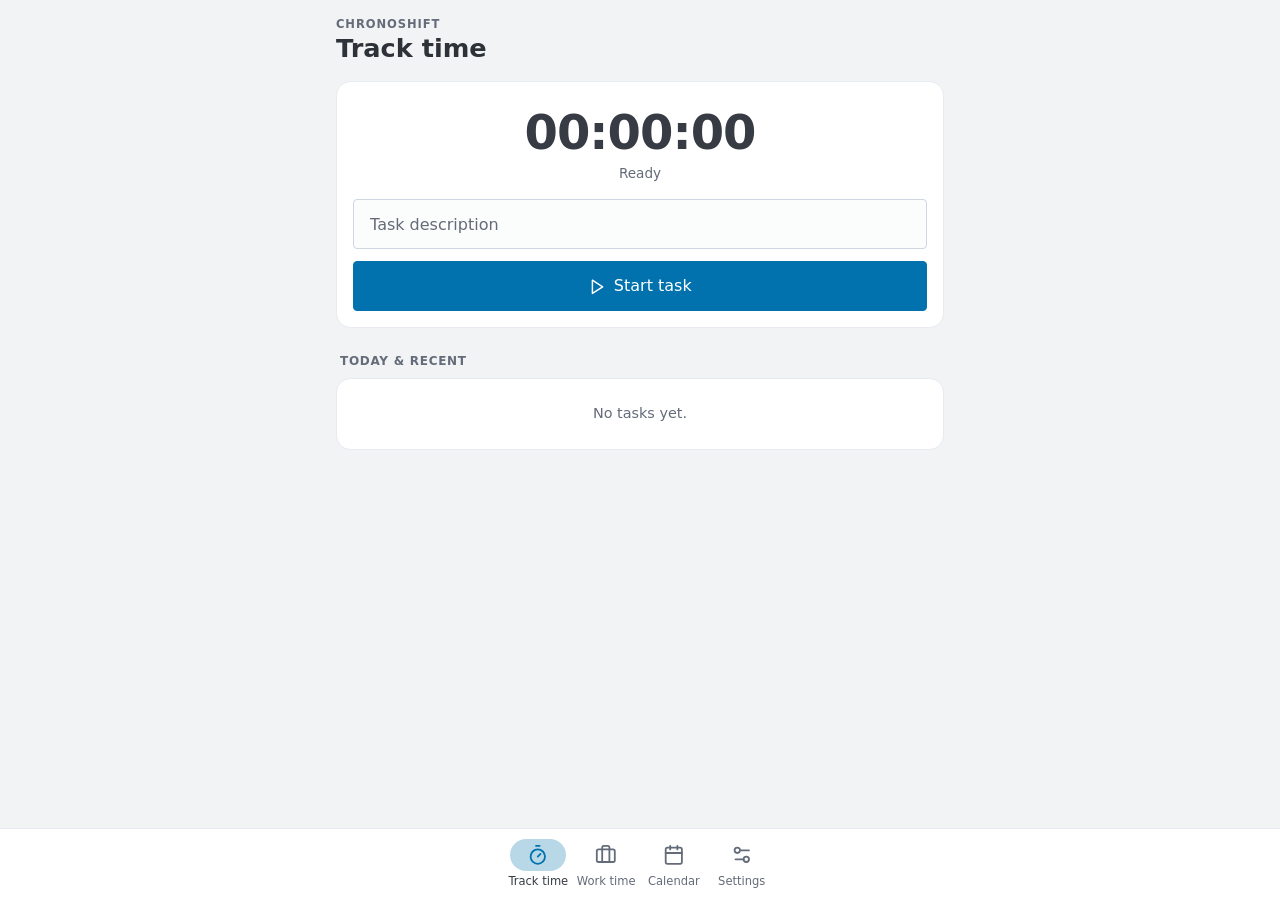
<file: index.html>
<!DOCTYPE html>
<html lang="de">

<head>
  <meta charset="UTF-8" />
  <title>ChronoShift</title>
  <meta name="viewport" content="width=device-width, initial-scale=1.0, viewport-fit=cover" />

  <!-- Pico CSS v2.0.6, bundled instead of a CDN: works offline and sends no data to third parties -->
  <link rel="stylesheet" href="pico.min.css" />

  <!-- PWA Manifest -->
  <link rel="manifest" href="manifest.json" />
  <link rel="icon" href="icon.svg" type="image/svg+xml" />
  <link rel="apple-touch-icon" href="apple-touch-icon.png" />
  <meta name="theme-color" content="#13171f" />

  <!-- Set the theme before the first render, otherwise the wrong theme flashes briefly -->
  <script>
    try {
      const theme = JSON.parse(localStorage.getItem("chronoshift.settings") || "{}").theme || "system";
      if (theme === "system") document.documentElement.removeAttribute("data-theme");
      else document.documentElement.setAttribute("data-theme", theme);
    } catch (e) { }
  </script>

  <link rel="stylesheet" href="css/app.css" />
</head>

<body>
  <header class="app-header">
    <div class="app-header-inner">
      <p class="app-name">ChronoShift</p>
      <div class="view-title-row">
        <button type="button" class="icon-btn header-back" id="headerBackBtn" data-icon="chevronLeft"
          data-i18n-aria="common.back" hidden></button>
        <h1 class="view-title" id="viewTitle"></h1>
      </div>
      <!-- Reminder of a work time entry with an open end; a tap opens the entry -->
      <button type="button" class="open-banner" id="openBanner" hidden></button>
      <!-- Rest period banner, depending on the settings and the time window -->
      <div id="restBanner" role="status" hidden></div>
    </div>
  </header>

  <main class="app-main">
    <!-- ===================== Track time (tasks) ===================== -->
    <section id="view-tasks">
      <div class="card timer-card">
        <div class="timer-display" id="timerDisplay">00:00:00</div>
        <div class="timer-sub" id="timerSub"></div>
        <input type="text" id="taskInput" data-i18n-placeholder="tasks.placeholder" data-i18n-aria="tasks.placeholder"
          autocomplete="off" enterkeyhint="go" />
        <button id="startStopBtn"></button>
      </div>

      <div class="section-label"><span data-i18n="tasks.listTitle"></span><span id="taskListHint"></span></div>
      <div id="tasksContainer"></div>
    </section>

    <!-- ===================== Work time ===================== -->
    <section id="view-worktime" hidden>
      <div class="segmented entry-mode" role="group" id="entryModeSwitch" data-i18n-aria="worktime.modeAria">
        <button type="button" data-mode="work" aria-pressed="true" data-i18n="worktime.modeWork"></button>
        <button type="button" data-mode="absence" aria-pressed="false" data-i18n="worktime.modeAbsence"></button>
      </div>

      <form id="worktimeForm" class="card">
        <div class="form-title" id="wtFormTitle"></div>
        <label><span data-i18n="worktime.date"></span>
          <input type="date" id="wtDate" max="9999-12-31" required />
        </label>
        <div class="two-col">
          <label><span data-i18n="worktime.start"></span>
            <input type="time" id="wtStart" required />
          </label>
          <label><span data-i18n="worktime.end"></span>
            <input type="time" id="wtEnd" />
          </label>
        </div>
        <div class="two-col">
          <label><span data-i18n="worktime.breakFrom"></span>
            <input type="time" id="wtBreakStart" />
          </label>
          <label><span data-i18n="worktime.breakTo"></span>
            <input type="time" id="wtBreakEnd" />
          </label>
        </div>
        <small class="hint" data-i18n="worktime.endOpenHint"></small>
        <small class="hint gap-top" data-i18n="worktime.breakHint"></small>
        <div class="form-actions">
          <button type="button" id="wtCancelBtn" class="secondary" data-i18n="common.cancel" hidden></button>
          <button type="submit" id="wtSaveBtn"></button>
        </div>
      </form>

      <form id="absenceForm" class="card" hidden>
        <div class="form-title" id="abFormTitle"></div>
        <label><span data-i18n="absence.type"></span>
          <select id="abType"></select>
        </label>
        <label><span id="abFromLabel"></span>
          <input type="date" id="abFrom" max="9999-12-31" required />
        </label>
        <label id="abToWrap"><span data-i18n="absence.to"></span>
          <input type="date" id="abTo" max="9999-12-31" />
        </label>
        <small class="hint" data-i18n="absence.hint"></small>
        <div class="form-actions">
          <button type="button" id="abCancelBtn" class="secondary" data-i18n="common.cancel" hidden></button>
          <button type="submit" id="abSaveBtn"></button>
        </div>
      </form>

      <div class="card">
        <div class="stat-label"><span data-i18n="worktime.thisWeek"></span> · <span id="weekRange"></span></div>
        <div class="stat-row">
          <div><span class="stat-value" id="weekActual"></span> <span class="stat-sub" id="weekTarget"></span></div>
          <span class="chip" id="weekDelta"></span>
        </div>
        <!-- Week progress: work time and absences as two segments; the numbers are shown above -->
        <div class="week-bar" aria-hidden="true">
          <span class="week-bar-work" id="weekBarWork"></span><span class="week-bar-absence" id="weekBarAbsence"></span>
        </div>
        <div class="balance-line" id="balanceLine" hidden></div>
        <div class="balance-line" id="vacationLine" hidden></div>
        <div class="rest-line" id="restInfo" role="status" hidden></div>
      </div>

      <div class="section-label"><span data-i18n="worktime.entries"></span><span id="workListHint"></span></div>
      <div id="worktimeContainer"></div>
    </section>

    <!-- ===================== Calendar ===================== -->
    <section id="view-calendar" hidden>
      <div class="card">
        <div class="cal-head">
          <button type="button" class="icon-btn" id="calPrevBtn" data-i18n-aria="calendar.prev" data-icon="chevronLeft"></button>
          <span class="cal-title" id="calLabel"></span>
          <button type="button" class="icon-btn" id="calNextBtn" data-i18n-aria="calendar.next" data-icon="chevronRight"></button>
        </div>
        <div class="cal-grid" id="calWeekdays"></div>
        <div class="cal-grid" id="calGrid"></div>
        <div class="legend">
          <span><span class="dot task"></span> <span data-i18n="common.task"></span></span>
          <span><span class="dot work"></span> <span data-i18n="common.worktime"></span></span>
          <span><span class="dot error"></span> <span data-i18n="calendar.error"></span></span>
          <span><span class="dot absence"></span> <span data-i18n="calendar.absence"></span></span>
        </div>
        <div class="month-summary" id="calMonthSummary"></div>
      </div>
      <div id="calDayDetail"></div>
    </section>

    <!-- ===================== Settings ===================== -->
    <section id="view-settings" hidden>
      <!-- Overview: one row per area with its current value; the settings themselves are on sub-pages -->
      <div class="settings-home" id="settingsHome">
        <!-- Only visible while the app is not installed and the browser offers an installation -->
        <div id="installSection" hidden>
          <div class="list-group">
            <button type="button" class="action-row accent" id="installBtn"><span data-icon="smartphone"></span><span>
                <span data-i18n="settings.install"></span>
                <small class="hint" data-i18n="settings.installHint"></small>
              </span></button>
          </div>
        </div>

        <div class="section-label first"><span data-i18n="settings.appearance"></span></div>
        <div class="card">
          <div class="segmented" role="group" data-i18n-aria="settings.theme" id="themeSwitch">
            <button type="button" data-theme-value="system" data-i18n="settings.themeSystem"></button>
            <button type="button" data-theme-value="light" data-i18n="settings.themeLight"></button>
            <button type="button" data-theme-value="dark" data-i18n="settings.themeDark"></button>
          </div>
          <label class="gap-top"><span data-i18n="settings.language"></span>
            <select id="setLanguage"></select>
          </label>
        </div>
        <div class="list-group">
          <button type="button" class="action-row nav-row" data-page="lists"><span data-icon="list"></span><span
              class="nav-row-label" data-i18n="settings.lists"></span><span class="nav-row-value" id="sumLists"></span><span
              class="nav-row-chevron" data-icon="chevronRight"></span></button>
        </div>

        <div class="section-label"><span data-i18n="settings.groupTimes"></span></div>
        <div class="list-group">
          <button type="button" class="action-row nav-row" data-page="worktime"><span data-icon="briefcase"></span><span
              class="nav-row-label" data-i18n="settings.worktime"></span><span class="nav-row-value" id="sumWorktime"></span><span
              class="nav-row-chevron" data-icon="chevronRight"></span></button>
          <button type="button" class="action-row nav-row" data-page="vacation"><span data-icon="sun"></span><span
              class="nav-row-label" data-i18n="settings.vacationPage"></span><span class="nav-row-value" id="sumVacation"></span><span
              class="nav-row-chevron" data-icon="chevronRight"></span></button>
          <button type="button" class="action-row nav-row" data-page="rest"><span data-icon="hourglass"></span><span
              class="nav-row-label" data-i18n="settings.rest"></span><span class="nav-row-value" id="sumRest"></span><span
              class="nav-row-chevron" data-icon="chevronRight"></span></button>
          <button type="button" class="action-row nav-row" data-page="converter"><span data-icon="calculator"></span><span
              class="nav-row-label" data-i18n="settings.converter"></span><span class="nav-row-value"
              data-i18n="settings.converterSum"></span><span class="nav-row-chevron" data-icon="chevronRight"></span></button>
        </div>

        <div class="section-label"><span data-i18n="settings.groupData"></span></div>
        <div class="list-group">
          <button type="button" class="action-row nav-row" data-page="backup"><span data-icon="save"></span><span
              class="nav-row-label" data-i18n="settings.backupPage"></span><span class="nav-row-value" id="sumBackup"></span><span
              class="nav-row-chevron" data-icon="chevronRight"></span></button>
          <button type="button" class="action-row nav-row" data-page="data"><span data-icon="download"></span><span
              class="nav-row-label" data-i18n="settings.dataPage"></span><span class="nav-row-value" id="sumData"></span><span
              class="nav-row-chevron" data-icon="chevronRight"></span></button>
        </div>

        <div class="app-footer">
          <div>© <span id="copyrightYears"></span> Daniel Herbst · <a href="https://github.com/cht47/chronoshift/blob/main/LICENSE"
              target="_blank" rel="noopener">MIT + Commons Clause</a></div>
          <div><span id="appVersion"></span> · <a href="https://github.com/cht47/chronoshift" target="_blank"
              rel="noopener">GitHub</a> · <a href="privacy.html" target="_blank" rel="noopener"
              data-i18n="settings.privacy"></a></div>
        </div>
      </div>

      <!-- Sub-page: lists -->
      <div class="settings-page" id="settingsPage-lists" hidden>
        <div class="section-label first"><span data-i18n="nav.tasks"></span></div>
        <div class="card">
          <div class="field-label" id="taskListLabel" data-i18n="settings.taskListCount"></div>
          <div class="segmented list-limit" role="group" aria-labelledby="taskListLabel" id="taskListSwitch"></div>
          <small class="hint" data-i18n="settings.taskListHint"></small>
        </div>

        <div class="section-label"><span data-i18n="nav.worktime"></span></div>
        <div class="card">
          <div class="field-label" id="workListLabel" data-i18n="settings.workListDays"></div>
          <div class="segmented list-limit" role="group" aria-labelledby="workListLabel" id="workListSwitch"></div>
          <small class="hint" data-i18n="settings.workListHint"></small>
        </div>
      </div>

      <!-- Sub-page: work time -->
      <div class="settings-page" id="settingsPage-worktime" hidden>
        <div class="section-label first"><span data-i18n="settings.target"></span></div>
        <div class="card">
          <label><span data-i18n="settings.weeklyHours"></span>
            <input type="number" id="setWeeklyHours" min="1" max="80" step="0.5" inputmode="decimal" />
          </label>
          <!-- No label element: a click on the text would trigger the first button -->
          <div class="field-label" id="workDaysLabel" data-i18n="settings.workDays"></div>
          <div class="segmented weekdays" role="group" aria-labelledby="workDaysLabel" id="workDaysSwitch"></div>
          <small class="hint" id="dailyTargetInfo"></small>
        </div>

        <div class="section-label"><span data-i18n="settings.breaks"></span></div>
        <div class="card">
          <label>
            <input type="checkbox" id="setAutoBreak" role="switch" />
            <span data-i18n="settings.breaksAuto"></span>
          </label>
          <div id="breakRulesWrap">
            <small class="hint gap-bottom" data-i18n="settings.breaksHint"></small>
            <div id="breakRulesContainer"></div>
            <button type="button" id="addBreakRuleBtn" class="secondary outline" data-i18n="settings.ruleAdd"></button>
          </div>
        </div>

        <div class="section-label"><span data-i18n="settings.balance"></span></div>
        <div class="card">
          <label>
            <input type="checkbox" id="setOvertime" role="switch" />
            <span data-i18n="settings.balanceEnable"></span>
          </label>
          <!-- Date and balance are changed rarely, so only in a dialog with an explicit save -->
          <div id="overtimeWrap">
            <div class="overtime-state">
              <span id="overtimeState"></span>
              <button type="button" class="secondary outline" id="overtimeEditBtn"></button>
            </div>
            <small class="hint" data-i18n="settings.balanceHint"></small>
          </div>
        </div>
      </div>

      <!-- Sub-page: vacation account and public holidays -->
      <div class="settings-page" id="settingsPage-vacation" hidden>
        <div class="section-label first"><span data-i18n="settings.vacation"></span></div>
        <div class="card">
          <label>
            <input type="checkbox" id="setVacation" role="switch" />
            <span data-i18n="settings.vacationEnable"></span>
          </label>
          <!-- Days and carry-over are entered per year; the arrows switch the year -->
          <div id="vacationWrap">
            <div class="cal-head vacation-year">
              <button type="button" class="icon-btn" id="vacationPrevBtn" data-i18n-aria="settings.vacationPrevYear"
                data-icon="chevronLeft"></button>
              <span class="cal-title" id="vacationYearLabel"></span>
              <button type="button" class="icon-btn" id="vacationNextBtn" data-i18n-aria="settings.vacationNextYear"
                data-icon="chevronRight"></button>
            </div>
            <div class="two-col">
              <label><span data-i18n="settings.vacationDays"></span>
                <input type="number" id="vacationDaysInput" min="0" max="365" step="0.5" inputmode="decimal" />
              </label>
              <label><span data-i18n="settings.vacationCarry"></span>
                <input type="number" id="vacationCarryInput" min="-365" max="365" step="0.5" inputmode="decimal" />
              </label>
            </div>
            <p class="vacation-state" id="vacationYearInfo"></p>
            <small class="hint" data-i18n="settings.vacationHint"></small>
          </div>
        </div>

        <div class="section-label"><span data-i18n="holidays.title"></span></div>
        <div class="list-group">
          <button type="button" class="action-row" id="holidayImportBtn"><span data-icon="cloudDownload"></span><span
              data-i18n="holidays.import"></span></button>
        </div>
        <p class="hint list-note" id="holidayInfo"></p>
        <p class="hint list-note" data-i18n="holidays.hint"></p>
        <p class="hint list-note"><span data-i18n="holidays.privacy"></span>
          <a href="https://www.stueber.de/legal/privacy.php" target="_blank" rel="noopener"
            data-i18n="holidays.privacyLink"></a></p>
        <p class="hint list-note"><span data-i18n="holidays.source"></span>
          <a href="https://www.openholidaysapi.org" target="_blank" rel="noopener">OpenHolidays API</a>
          (<a href="https://opendatacommons.org/licenses/odbl/1-0/" target="_blank" rel="noopener">ODbL</a>)</p>
      </div>

      <!-- Sub-page: rest period -->
      <div class="settings-page" id="settingsPage-rest" hidden>
        <div class="card">
          <label>
            <input type="checkbox" id="setRestEnabled" role="switch" />
            <span data-i18n="settings.restShow"></span>
          </label>
          <div id="restOptionsWrap">
            <label><span data-i18n="settings.restHours"></span>
              <input type="number" id="setRestHours" min="1" max="24" step="0.5" inputmode="decimal" />
            </label>
            <small class="hint input-hint" data-i18n="settings.restHoursHint"></small>
            <label>
              <input type="checkbox" id="setRestBanner" role="switch" />
              <span data-i18n="settings.restBanner"></span>
            </label>
            <div id="bannerWindowWrap">
              <div class="two-col">
                <label><span data-i18n="settings.bannerFrom"></span>
                  <input type="time" id="setBannerFrom" />
                </label>
                <label><span data-i18n="settings.bannerTo"></span>
                  <input type="time" id="setBannerTo" />
                </label>
              </div>
              <small class="hint" data-i18n="settings.bannerHint"></small>
            </div>
          </div>
          <small class="hint gap-top" id="restHint" data-i18n="settings.restHint"></small>
        </div>
      </div>

      <!-- Sub-page: converter between hours and minutes and decimal hours -->
      <div class="settings-page" id="settingsPage-converter" hidden>
        <div class="card">
          <div class="field-label" id="convHmLabel" data-i18n="settings.converterHm"></div>
          <div class="balance-input" role="group" aria-labelledby="convHmLabel">
            <div class="segmented balance-sign" role="group" data-i18n-aria="settings.converterSignAria" id="convSign">
              <button type="button" data-sign="1" aria-pressed="true">+</button>
              <button type="button" data-sign="-1" aria-pressed="false">−</button>
            </div>
            <input type="number" id="convHours" min="0" max="9999" step="1" inputmode="numeric"
              data-i18n-aria="settings.balanceHoursAria" />
            <span>h</span>
            <input type="number" id="convMinutes" min="0" max="59" step="1" inputmode="numeric"
              data-i18n-aria="settings.balanceMinutesAria" />
            <span>min</span>
          </div>
          <label class="field-label" for="convDecimal" data-i18n="settings.converterDecimal"></label>
          <div class="decimal-input">
            <input type="text" id="convDecimal" inputmode="decimal" autocomplete="off" />
            <span>h</span>
          </div>
          <small class="hint" data-i18n="settings.converterHint"></small>
        </div>
      </div>

      <!-- Sub-page: backup -->
      <div class="settings-page" id="settingsPage-backup" hidden>
        <div class="section-label first"><span data-i18n="backup.localTitle"></span></div>
        <div class="list-group">
          <button type="button" class="action-row" id="backupCreateBtn"><span data-icon="save"></span><span
              data-i18n="backup.create"></span></button>
          <button type="button" class="action-row" id="backupRestoreBtn"><span data-icon="upload"></span><span
              data-i18n="backup.restore"></span></button>
        </div>
        <p class="hint list-note" id="backupInfo"></p>
        <!-- No accept filter: some Android file pickers do not recognize .json and would grey out the file -->
        <input type="file" id="backupFileInput" hidden />

        <div class="section-label"><span data-i18n="backup.cloudTitle"></span></div>
        <div class="card">
          <label>
            <input type="checkbox" id="setGdrive" role="switch" />
            <span data-i18n="backup.gdriveEnable"></span>
          </label>
          <small class="hint" data-i18n="backup.gdriveHint"></small>
          <small class="hint gap-top"><span data-i18n="backup.gdrivePrivacy"></span>
            <a href="https://policies.google.com/privacy" target="_blank" rel="noopener"
              data-i18n="backup.gdrivePrivacyLink"></a></small>
        </div>
        <div id="gdriveActions" hidden>
          <div class="list-group">
            <button type="button" class="action-row" id="gdriveSaveBtn"><span data-icon="cloudUpload"></span><span
                data-i18n="backup.cloudSave"></span></button>
            <button type="button" class="action-row" id="gdriveRestoreBtn"><span data-icon="cloudDownload"></span><span
                data-i18n="backup.cloudRestore"></span></button>
            <button type="button" class="action-row danger" id="gdriveDeleteBtn"><span data-icon="trash"></span><span
                data-i18n="backup.cloudDelete"></span></button>
          </div>
          <p class="hint list-note" id="gdriveInfo"></p>
        </div>
      </div>

      <!-- Sub-page: export & delete -->
      <div class="settings-page" id="settingsPage-data" hidden>
        <div class="section-label first"><span data-i18n="settings.export"></span></div>
        <div class="list-group">
          <button type="button" class="action-row" id="exportTasksBtn"><span data-icon="download"></span><span
              data-i18n="settings.exportTasks"></span></button>
          <button type="button" class="action-row" id="exportWorkBtn"><span data-icon="download"></span><span
              data-i18n="settings.exportWork"></span></button>
        </div>

        <div class="section-label"><span data-i18n="settings.delete"></span></div>
        <div class="card" id="deleteBeforeCard">
          <div class="form-title" data-i18n="settings.deleteBefore"></div>
          <label><span data-i18n="data.deleteBeforeDate"></span>
            <input type="date" id="deleteBeforeDate" max="9999-12-31" />
          </label>
          <fieldset class="delete-scope">
            <label><input type="checkbox" role="switch" data-scope="tasks" /> <span data-i18n="data.scopeTasks"></span></label>
            <label><input type="checkbox" role="switch" data-scope="work" /> <span data-i18n="data.scopeWork"></span></label>
            <label><input type="checkbox" role="switch" data-scope="absences" /> <span data-i18n="data.scopeAbsences"></span></label>
          </fieldset>
          <p class="hint delete-summary" id="deleteBeforeSummary"></p>
          <div class="form-actions">
            <button type="button" class="btn-danger" id="deleteBeforeConfirmBtn" data-i18n="common.delete"></button>
          </div>
        </div>
        <div class="list-group">
          <button type="button" class="action-row danger" id="resetAllBtn"><span data-icon="alert"></span><span
              data-i18n="settings.resetAll"></span></button>
        </div>
        <p class="hint list-note" id="storageInfo"></p>
      </div>
    </section>
  </main>

  <!-- Bottom navigation -->
  <nav class="bottom-nav" data-i18n-aria="nav.label">
    <div class="bottom-nav-inner">
      <button type="button" class="nav-item" id="tab-tasks" data-view="tasks">
        <span class="nav-icon" data-icon="timer"></span><span data-i18n="nav.tasks"></span>
      </button>
      <button type="button" class="nav-item" id="tab-worktime" data-view="worktime">
        <span class="nav-icon" data-icon="briefcase"></span><span data-i18n="nav.worktime"></span>
      </button>
      <button type="button" class="nav-item" id="tab-calendar" data-view="calendar">
        <span class="nav-icon" data-icon="calendar"></span><span data-i18n="nav.calendar"></span>
      </button>
      <button type="button" class="nav-item" id="tab-settings" data-view="settings">
        <span class="nav-icon" data-icon="settings"></span><span data-i18n="nav.settings"></span>
      </button>
    </div>
  </nav>

  <!-- Short feedback message that hides itself -->
  <div id="toast" role="status" aria-live="polite" hidden></div>

  <!-- Dialog: general notice -->
  <dialog id="infoModal">
    <article>
      <header>
        <h3 data-i18n="common.notice"></h3>
      </header>
      <p id="infoModalText"></p>
      <footer>
        <button class="secondary" id="infoModalOkBtn" data-i18n="common.ok"></button>
      </footer>
    </article>
  </dialog>

  <!-- Dialog: backup reminder at startup -->
  <dialog id="backupReminderModal">
    <article>
      <header>
        <span class="dialog-icon warn" data-icon="alert"></span>
        <h3 data-i18n="backup.reminderTitle"></h3>
      </header>
      <p id="backupReminderText"></p>
      <footer>
        <button class="secondary" id="backupReminderLaterBtn" data-i18n="backup.reminderLater"></button>
        <button id="backupReminderSaveBtn" data-i18n="backup.reminderSave"></button>
      </footer>
    </article>
  </dialog>

  <!-- Dialog: choose a cloud backup -->
  <dialog id="cloudRestoreModal">
    <article>
      <header>
        <h3 data-i18n="backup.cloudRestore"></h3>
      </header>
      <p data-i18n="backup.cloudChoose"></p>
      <div class="list-group dialog-list" id="cloudRestoreList"></div>
      <footer>
        <button class="secondary" id="cloudRestoreCancelBtn" data-i18n="common.cancel"></button>
      </footer>
    </article>
  </dialog>

  <!-- Dialog: set up or change the overtime account -->
  <dialog id="overtimeModal">
    <article class="form-dialog">
      <header>
        <h3 data-i18n="settings.balance"></h3>
      </header>
      <label><span data-i18n="settings.balanceDate"></span>
        <input type="date" id="overtimeDateInput" max="9999-12-31" />
      </label>
      <div class="field-label" id="overtimeValueLabel" data-i18n="settings.balanceValue"></div>
      <div class="balance-input" role="group" aria-labelledby="overtimeValueLabel">
        <div class="segmented balance-sign" role="group" data-i18n-aria="settings.balanceSignAria" id="overtimeSign">
          <button type="button" data-sign="1">+</button>
          <button type="button" data-sign="-1">−</button>
        </div>
        <input type="number" id="overtimeHours" min="0" max="9999" step="1" inputmode="numeric"
          data-i18n-aria="settings.balanceHoursAria" />
        <span>h</span>
        <input type="number" id="overtimeMinutes" min="0" max="59" step="1" inputmode="numeric"
          data-i18n-aria="settings.balanceMinutesAria" />
        <span>min</span>
      </div>
      <p class="hint" data-i18n="settings.balanceModalHint"></p>
      <footer>
        <button class="secondary" id="overtimeCancelBtn" data-i18n="common.cancel"></button>
        <button id="overtimeSaveBtn" data-i18n="common.save"></button>
      </footer>
    </article>
  </dialog>

  <!-- Dialog: change the description of a finished task; its times stay as recorded -->
  <dialog id="taskEditModal">
    <article class="form-dialog">
      <header>
        <h3 data-i18n="tasks.editTitle"></h3>
      </header>
      <label><span data-i18n="tasks.placeholder"></span>
        <input type="text" id="taskEditInput" autocomplete="off" enterkeyhint="done" />
      </label>
      <p class="hint" id="taskEditMeta"></p>
      <footer>
        <button class="secondary" id="taskEditCancelBtn" data-i18n="common.cancel"></button>
        <button id="taskEditSaveBtn" data-i18n="common.save"></button>
      </footer>
    </article>
  </dialog>

  <!-- Dialog: choose country and region for the public holidays -->
  <dialog id="holidayModal">
    <article class="form-dialog">
      <header>
        <h3 data-i18n="holidays.import"></h3>
      </header>
      <label><span data-i18n="holidays.country"></span>
        <select id="holidayCountry"></select>
      </label>
      <label id="holidayRegionWrap"><span data-i18n="holidays.region"></span>
        <select id="holidayRegion"></select>
      </label>
      <p class="hint" id="holidayModalHint"></p>
      <footer>
        <button class="secondary" id="holidayCancelBtn" data-i18n="common.cancel"></button>
        <button id="holidaySaveBtn" data-i18n="holidays.save"></button>
      </footer>
    </article>
  </dialog>

  <!-- Dialog: confirmation (optionally with countdown) -->
  <dialog id="confirmModal">
    <article>
      <header>
        <h3 data-i18n="common.confirm"></h3>
      </header>
      <p id="confirmText"></p>
      <footer>
        <button class="secondary" id="confirmNoBtn" data-i18n="common.cancel"></button>
        <button id="confirmYesBtn" class="btn-danger"></button>
      </footer>
    </article>
  </dialog>

  <script type="module" src="js/app.js"></script>
</body>

</html>
</file>
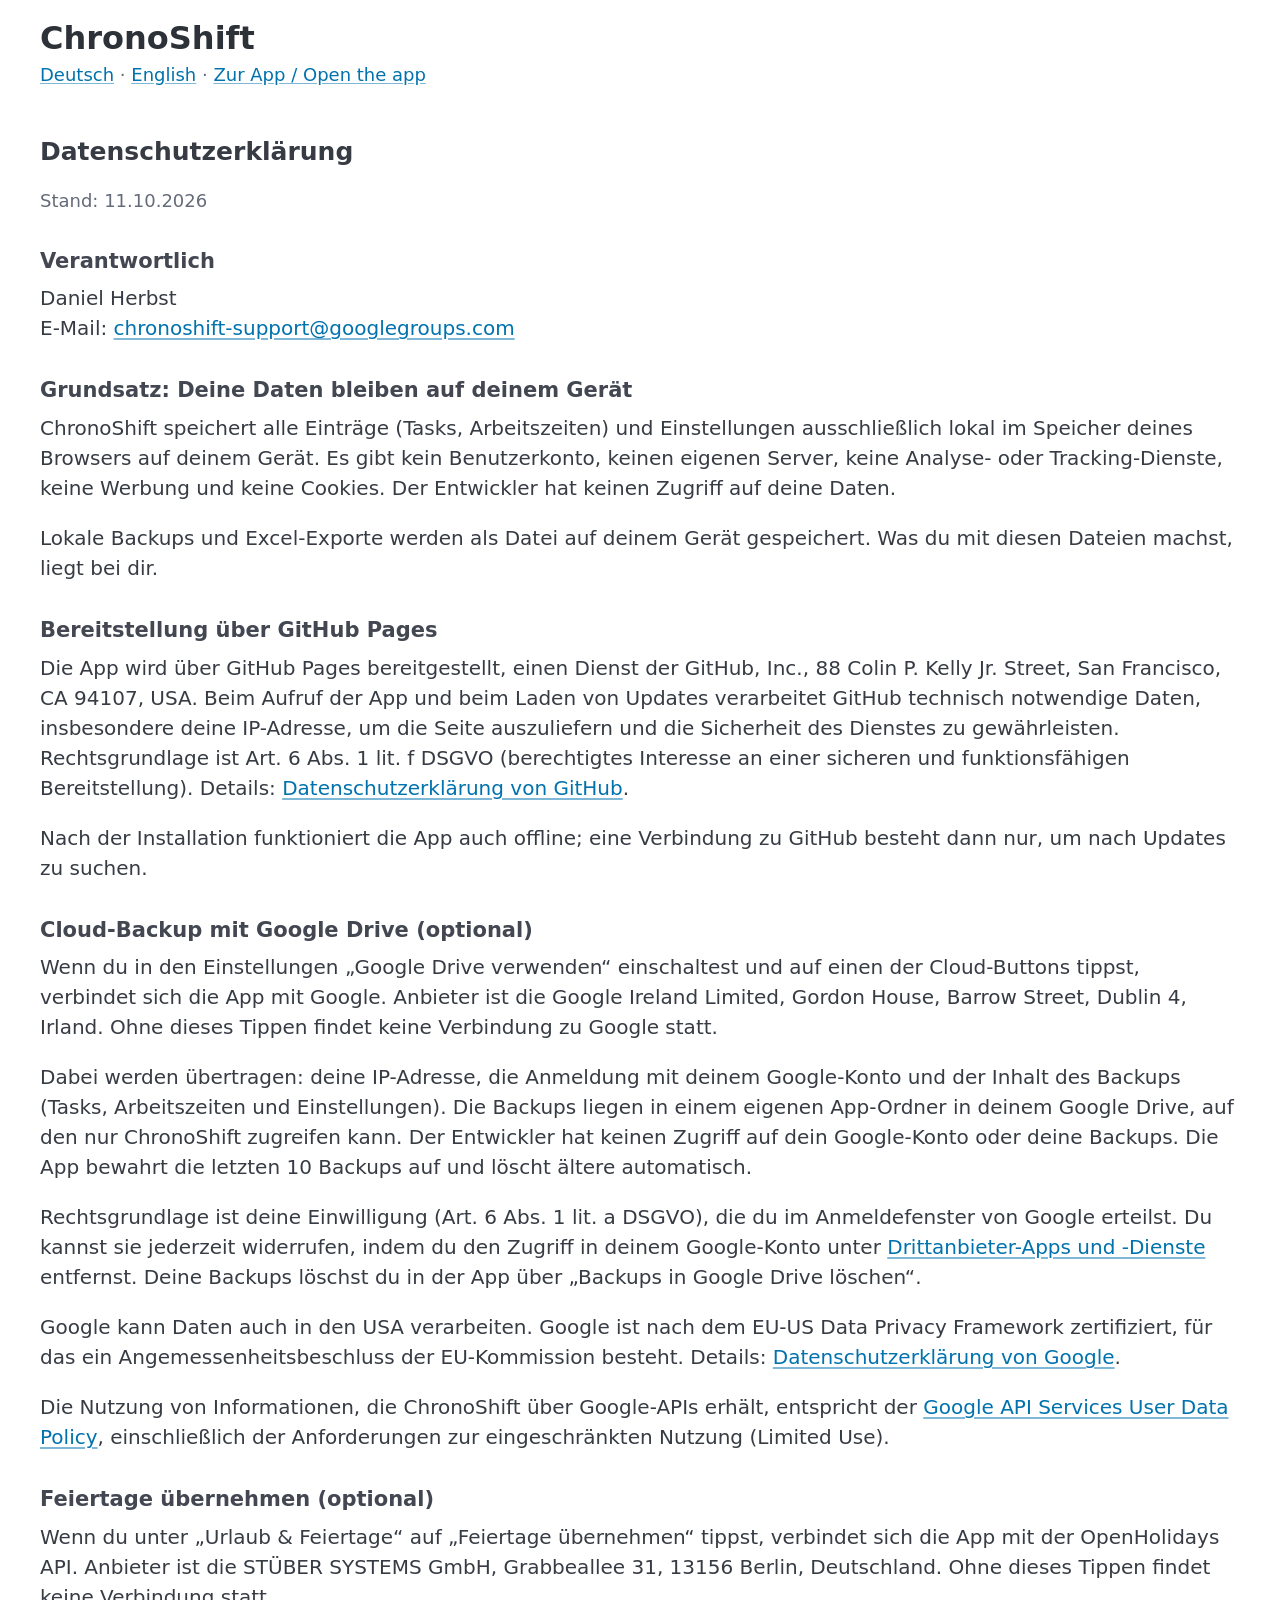
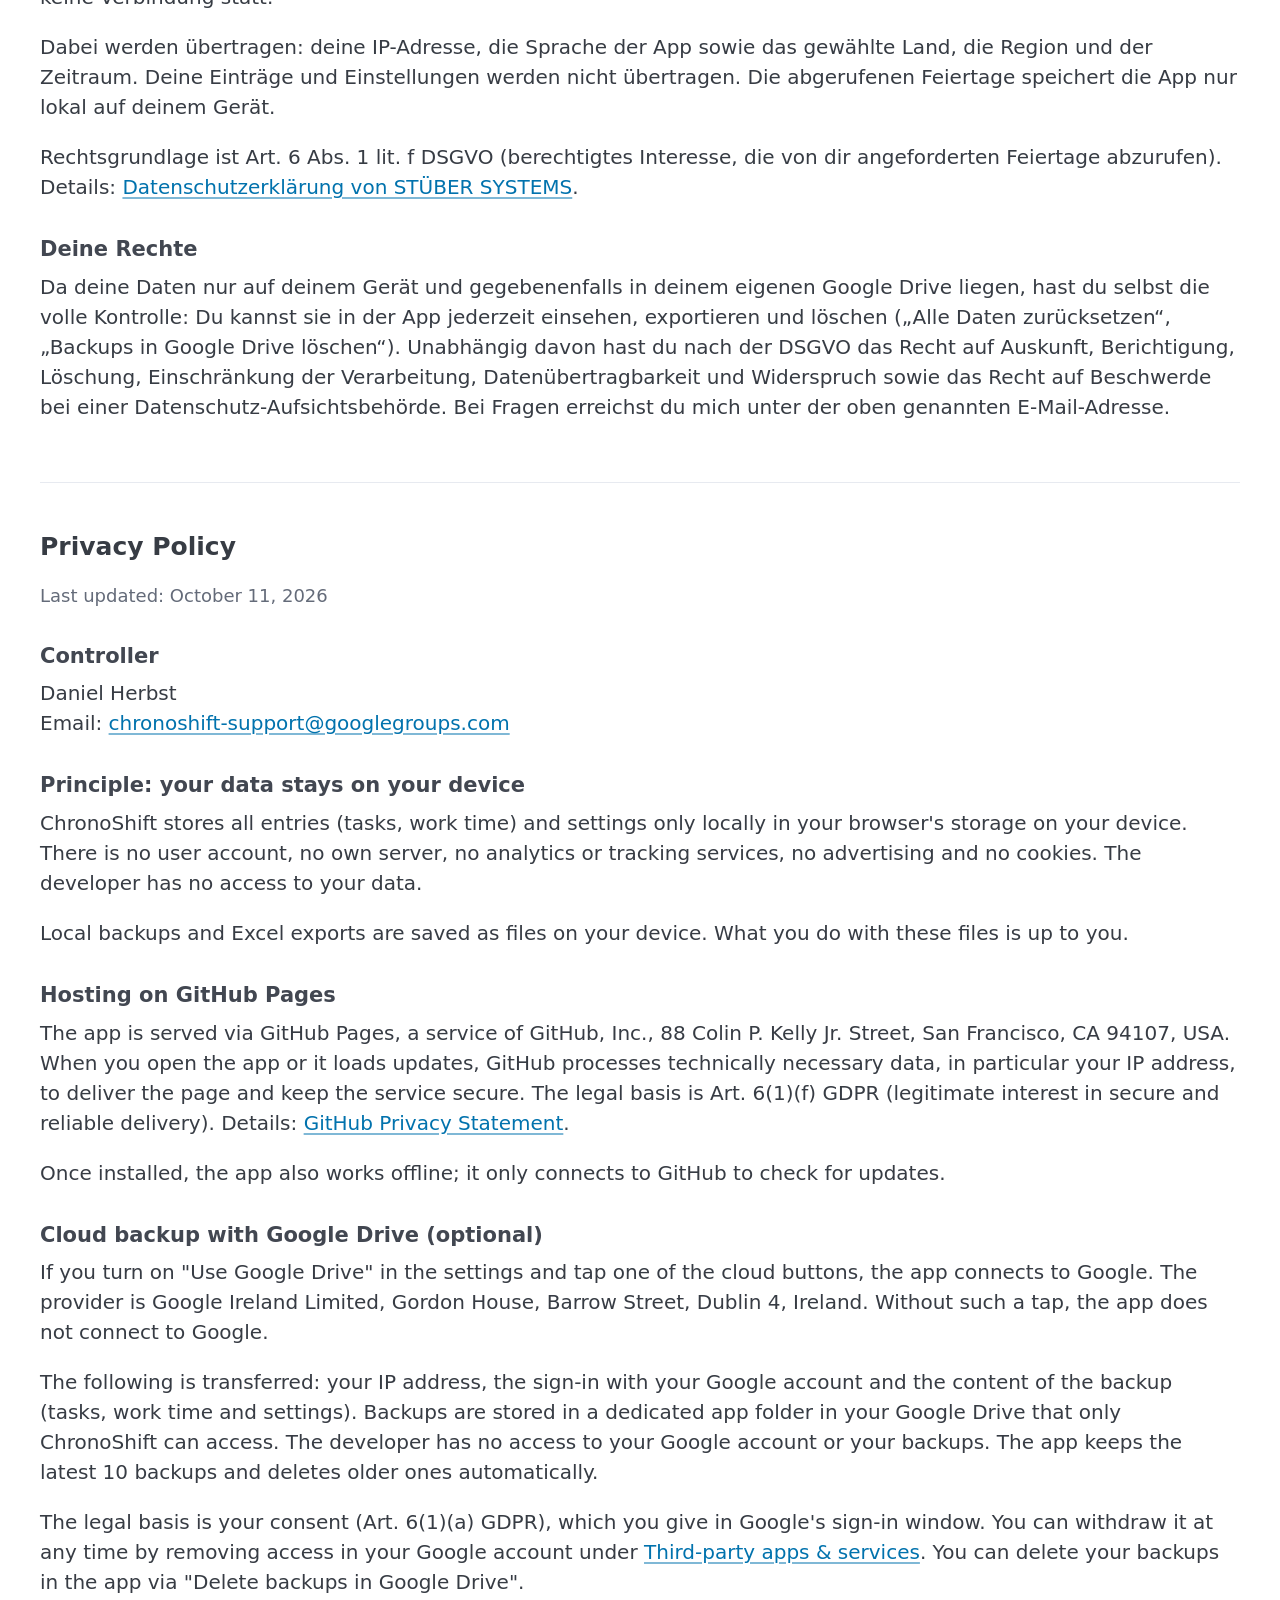
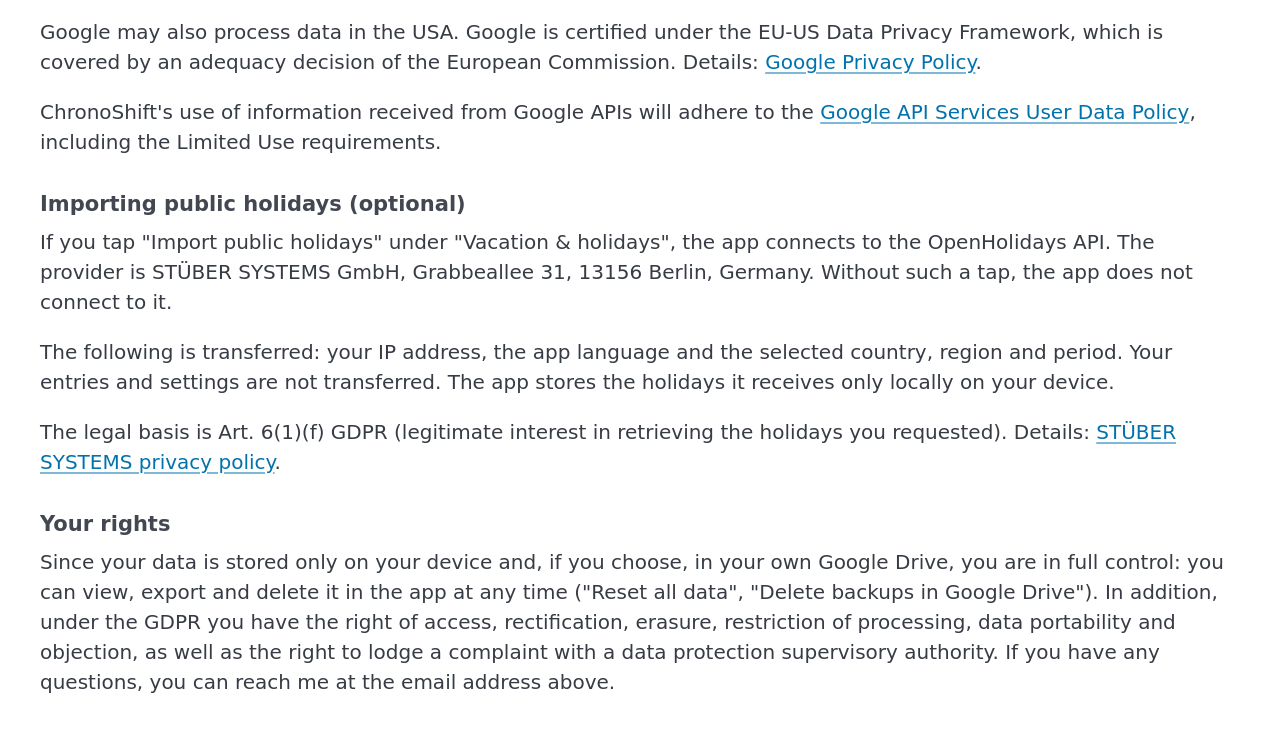
<file: privacy.html>
<!DOCTYPE html>
<html lang="de">

<head>
  <meta charset="UTF-8" />
  <title>ChronoShift – Datenschutz / Privacy</title>
  <meta name="viewport" content="width=device-width, initial-scale=1.0" />
  <link rel="stylesheet" href="pico.min.css" />
  <link rel="icon" href="icon.svg" type="image/svg+xml" />
  <!-- Same theme as set in the app -->
  <script>
    try {
      const theme = JSON.parse(localStorage.getItem("chronoshift.settings") || "{}").theme || "system";
      if (theme !== "system") document.documentElement.setAttribute("data-theme", theme);
    } catch (e) { }
  </script>
  <style>
    main {
      max-width: 44rem;
      padding: 1.5rem 1rem 3rem;
    }

    h1 {
      font-size: 1.6rem;
      margin-bottom: 0.25rem;
    }

    h2 {
      font-size: 1.25rem;
      margin-top: 2.5rem;
    }

    h3 {
      font-size: 1.05rem;
      margin: 1.75rem 0 0.5rem;
    }

    .muted {
      color: var(--pico-muted-color);
      font-size: 0.9rem;
    }

    hr {
      margin: 3rem 0 1rem;
    }
  </style>
</head>

<body>
  <main class="container">
    <h1>ChronoShift</h1>
    <p class="muted"><a href="#de">Deutsch</a> · <a href="#en">English</a> · <a href="./">Zur App / Open the app</a></p>

    <!-- ===================== German ===================== -->
    <section id="de" lang="de">
      <h2>Datenschutzerklärung</h2>
      <p class="muted">Stand: 11.10.2026</p>

      <h3>Verantwortlich</h3>
      <p>Daniel Herbst<br />E-Mail: <a href="mailto:chronoshift-support@googlegroups.com">chronoshift-support@googlegroups.com</a></p>

      <h3>Grundsatz: Deine Daten bleiben auf deinem Gerät</h3>
      <p>ChronoShift speichert alle Einträge (Tasks, Arbeitszeiten) und Einstellungen ausschließlich lokal im Speicher
        deines Browsers auf deinem Gerät. Es gibt kein Benutzerkonto, keinen eigenen Server, keine Analyse- oder
        Tracking-Dienste, keine Werbung und keine Cookies. Der Entwickler hat keinen Zugriff auf deine Daten.</p>
      <p>Lokale Backups und Excel-Exporte werden als Datei auf deinem Gerät gespeichert. Was du mit diesen Dateien
        machst, liegt bei dir.</p>

      <h3>Bereitstellung über GitHub Pages</h3>
      <p>Die App wird über GitHub Pages bereitgestellt, einen Dienst der GitHub, Inc., 88 Colin P. Kelly Jr. Street,
        San Francisco, CA 94107, USA. Beim Aufruf der App und beim Laden von Updates verarbeitet GitHub technisch
        notwendige Daten, insbesondere deine IP-Adresse, um die Seite auszuliefern und die Sicherheit des Dienstes zu
        gewährleisten. Rechtsgrundlage ist Art. 6 Abs. 1 lit. f DSGVO (berechtigtes Interesse an einer sicheren und
        funktionsfähigen Bereitstellung). Details: <a href="https://docs.github.com/de/site-policy/privacy-policies/github-general-privacy-statement"
          target="_blank" rel="noopener">Datenschutzerklärung von GitHub</a>.</p>
      <p>Nach der Installation funktioniert die App auch offline; eine Verbindung zu GitHub besteht dann nur, um nach
        Updates zu suchen.</p>

      <h3>Cloud-Backup mit Google Drive (optional)</h3>
      <p>Wenn du in den Einstellungen „Google Drive verwenden“ einschaltest und auf einen der Cloud-Buttons tippst,
        verbindet sich die App mit Google. Anbieter ist die Google Ireland Limited, Gordon House, Barrow Street,
        Dublin 4, Irland. Ohne dieses Tippen findet keine Verbindung zu Google statt.</p>
      <p>Dabei werden übertragen: deine IP-Adresse, die Anmeldung mit deinem Google-Konto und der Inhalt des Backups
        (Tasks, Arbeitszeiten und Einstellungen). Die Backups liegen in einem eigenen App-Ordner in deinem Google
        Drive, auf den nur ChronoShift zugreifen kann. Der Entwickler hat keinen Zugriff auf dein Google-Konto oder
        deine Backups. Die App bewahrt die letzten 10 Backups auf und löscht ältere automatisch.</p>
      <p>Rechtsgrundlage ist deine Einwilligung (Art. 6 Abs. 1 lit. a DSGVO), die du im Anmeldefenster von Google
        erteilst. Du kannst sie jederzeit widerrufen, indem du den Zugriff in deinem Google-Konto unter
        <a href="https://myaccount.google.com/connections" target="_blank" rel="noopener">Drittanbieter-Apps und -Dienste</a>
        entfernst. Deine Backups löschst du in der App über „Backups in Google Drive löschen“.</p>
      <p>Google kann Daten auch in den USA verarbeiten. Google ist nach dem EU-US Data Privacy Framework zertifiziert,
        für das ein Angemessenheitsbeschluss der EU-Kommission besteht. Details:
        <a href="https://policies.google.com/privacy" target="_blank" rel="noopener">Datenschutzerklärung von Google</a>.</p>
      <p>Die Nutzung von Informationen, die ChronoShift über Google-APIs erhält, entspricht der
        <a href="https://developers.google.com/terms/api-services-user-data-policy" target="_blank" rel="noopener">Google API Services User Data Policy</a>,
        einschließlich der Anforderungen zur eingeschränkten Nutzung (Limited Use).</p>

      <h3>Feiertage übernehmen (optional)</h3>
      <p>Wenn du unter „Urlaub &amp; Feiertage“ auf „Feiertage übernehmen“ tippst, verbindet sich die App mit der
        OpenHolidays API. Anbieter ist die STÜBER SYSTEMS GmbH, Grabbeallee 31, 13156 Berlin, Deutschland. Ohne dieses
        Tippen findet keine Verbindung statt.</p>
      <p>Dabei werden übertragen: deine IP-Adresse, die Sprache der App sowie das gewählte Land, die Region und der
        Zeitraum. Deine Einträge und Einstellungen werden nicht übertragen. Die abgerufenen Feiertage speichert die App
        nur lokal auf deinem Gerät.</p>
      <p>Rechtsgrundlage ist Art. 6 Abs. 1 lit. f DSGVO (berechtigtes Interesse, die von dir angeforderten Feiertage
        abzurufen). Details: <a href="https://www.stueber.de/legal/privacy.php" target="_blank" rel="noopener">Datenschutzerklärung
          von STÜBER SYSTEMS</a>.</p>

      <h3>Deine Rechte</h3>
      <p>Da deine Daten nur auf deinem Gerät und gegebenenfalls in deinem eigenen Google Drive liegen, hast du selbst
        die volle Kontrolle: Du kannst sie in der App jederzeit einsehen, exportieren und löschen („Alle Daten
        zurücksetzen“, „Backups in Google Drive löschen“). Unabhängig davon hast du nach der DSGVO das Recht auf
        Auskunft, Berichtigung, Löschung, Einschränkung der Verarbeitung, Datenübertragbarkeit und Widerspruch sowie
        das Recht auf Beschwerde bei einer Datenschutz-Aufsichtsbehörde. Bei Fragen erreichst du mich unter der oben
        genannten E-Mail-Adresse.</p>
    </section>

    <hr />

    <!-- ===================== English ===================== -->
    <section id="en" lang="en">
      <h2>Privacy Policy</h2>
      <p class="muted">Last updated: October 11, 2026</p>

      <h3>Controller</h3>
      <p>Daniel Herbst<br />Email: <a href="mailto:chronoshift-support@googlegroups.com">chronoshift-support@googlegroups.com</a></p>

      <h3>Principle: your data stays on your device</h3>
      <p>ChronoShift stores all entries (tasks, work time) and settings only locally in your browser's storage on your
        device. There is no user account, no own server, no analytics or tracking services, no advertising and no
        cookies. The developer has no access to your data.</p>
      <p>Local backups and Excel exports are saved as files on your device. What you do with these files is up to
        you.</p>

      <h3>Hosting on GitHub Pages</h3>
      <p>The app is served via GitHub Pages, a service of GitHub, Inc., 88 Colin P. Kelly Jr. Street, San Francisco,
        CA 94107, USA. When you open the app or it loads updates, GitHub processes technically necessary data, in
        particular your IP address, to deliver the page and keep the service secure. The legal basis is Art. 6(1)(f)
        GDPR (legitimate interest in secure and reliable delivery). Details:
        <a href="https://docs.github.com/en/site-policy/privacy-policies/github-general-privacy-statement"
          target="_blank" rel="noopener">GitHub Privacy Statement</a>.</p>
      <p>Once installed, the app also works offline; it only connects to GitHub to check for updates.</p>

      <h3>Cloud backup with Google Drive (optional)</h3>
      <p>If you turn on "Use Google Drive" in the settings and tap one of the cloud buttons, the app connects to Google.
        The provider is Google Ireland Limited, Gordon House, Barrow Street, Dublin 4, Ireland. Without such a tap,
        the app does not connect to Google.</p>
      <p>The following is transferred: your IP address, the sign-in with your Google account and the content of the
        backup (tasks, work time and settings). Backups are stored in a dedicated app folder in your Google Drive that
        only ChronoShift can access. The developer has no access to your Google account or your backups. The app keeps
        the latest 10 backups and deletes older ones automatically.</p>
      <p>The legal basis is your consent (Art. 6(1)(a) GDPR), which you give in Google's sign-in window. You can
        withdraw it at any time by removing access in your Google account under
        <a href="https://myaccount.google.com/connections" target="_blank" rel="noopener">Third-party apps &amp; services</a>.
        You can delete your backups in the app via "Delete backups in Google Drive".</p>
      <p>Google may also process data in the USA. Google is certified under the EU-US Data Privacy Framework, which is
        covered by an adequacy decision of the European Commission. Details:
        <a href="https://policies.google.com/privacy?hl=en" target="_blank" rel="noopener">Google Privacy Policy</a>.</p>
      <p>ChronoShift's use of information received from Google APIs will adhere to the
        <a href="https://developers.google.com/terms/api-services-user-data-policy" target="_blank" rel="noopener">Google API Services User Data Policy</a>,
        including the Limited Use requirements.</p>

      <h3>Importing public holidays (optional)</h3>
      <p>If you tap "Import public holidays" under "Vacation &amp; holidays", the app connects to the OpenHolidays API.
        The provider is STÜBER SYSTEMS GmbH, Grabbeallee 31, 13156 Berlin, Germany. Without such a tap, the app does
        not connect to it.</p>
      <p>The following is transferred: your IP address, the app language and the selected country, region and period.
        Your entries and settings are not transferred. The app stores the holidays it receives only locally on your
        device.</p>
      <p>The legal basis is Art. 6(1)(f) GDPR (legitimate interest in retrieving the holidays you requested). Details:
        <a href="https://www.stueber.de/legal/privacy.php" target="_blank" rel="noopener">STÜBER SYSTEMS privacy
          policy</a>.</p>

      <h3>Your rights</h3>
      <p>Since your data is stored only on your device and, if you choose, in your own Google Drive, you are in full
        control: you can view, export and delete it in the app at any time ("Reset all data", "Delete backups in Google
        Drive"). In addition, under the GDPR you have the right of access, rectification, erasure, restriction of
        processing, data portability and objection, as well as the right to lodge a complaint with a data protection
        supervisory authority. If you have any questions, you can reach me at the email address above.</p>
    </section>
  </main>
</body>

</html>
</file>
<file: css/app.css>
:root {
  --pico-font-size: 100%;
  /* Absences (vacation, sick leave, holiday) in green, like a completed rest period */
  --c-absence: var(--c-ok);
  --app-max: 40rem;
  --nav-h: 4.25rem;
  --radius: 0.9rem;
  --hover: color-mix(in srgb, var(--pico-color) 8%, transparent);
  /* Pico overrides --pico-color locally on buttons with aria-current; this keeps the page value */
  --app-text: var(--pico-color);
}

/* Light: slightly grey background so the white cards stand out; stronger colors for contrast */
:root[data-theme="light"],
:root:not([data-theme]) {
  --pico-background-color: #f2f3f5;
  --pico-card-background-color: #fff;
  --c-task: #0969da;
  --c-work: #e16f24;
  --c-ok: #1a7f37;
  --c-warn: #bc4c00;
  --c-danger: #cf222e;
}

[data-theme="dark"] {
  --c-task: #3b9eff;
  --c-work: #f0883e;
  --c-ok: #3fb950;
  --c-warn: #f0883e;
  --c-danger: #e5534b;
}

@media (prefers-color-scheme: dark) {
  :root:not([data-theme]) {
    --pico-background-color: #13171f;
    --pico-card-background-color: #181c25;
    --c-task: #3b9eff;
    --c-work: #f0883e;
    --c-ok: #3fb950;
    --c-warn: #f0883e;
    --c-danger: #e5534b;
  }
}

body {
  background: var(--pico-background-color);
}

/* Hidden until the language file is loaded */
html:not(.i18n-ready) body {
  visibility: hidden;
}

/* ---------- App layout ---------- */
.app-header {
  padding: env(safe-area-inset-top) 0 0;
}

.app-header-inner {
  max-width: var(--app-max);
  margin: 0 auto;
  padding: 1rem 1rem 0.25rem;
}

.app-name {
  margin: 0;
  font-size: 0.72rem;
  font-weight: 600;
  letter-spacing: 0.08em;
  text-transform: uppercase;
  color: var(--pico-muted-color);
}

.view-title {
  margin: 0;
  font-size: 1.6rem;
  line-height: 1.25;
}

.app-main {
  max-width: var(--app-max);
  margin: 0 auto;
  padding: 0.75rem 1rem calc(var(--nav-h) + env(safe-area-inset-bottom) + 1.5rem);
}

/* ---------- Bottom navigation ---------- */
.bottom-nav {
  position: fixed;
  inset: auto 0 0 0;
  z-index: 10;
  background: var(--pico-card-background-color);
  border-top: 1px solid var(--pico-muted-border-color);
  padding-bottom: env(safe-area-inset-bottom);
}

.bottom-nav-inner {
  max-width: var(--app-max);
  margin: 0 auto;
  display: grid;
  grid-template-columns: repeat(4, 1fr);
}

.nav-item {
  all: unset;
  box-sizing: border-box;
  display: flex;
  flex-direction: column;
  align-items: center;
  gap: 0.25rem;
  padding: 0.6rem 0.25rem 0.7rem;
  cursor: pointer;
  color: var(--pico-muted-color);
  font-size: 0.72rem;
  font-weight: 500;
  line-height: 1.2;
  text-align: center;
  -webkit-tap-highlight-color: transparent;
}

.nav-icon {
  display: flex;
  align-items: center;
  justify-content: center;
  width: 3.5rem;
  height: 2rem;
  border-radius: 999px;
  transition: background 0.2s;
}

.nav-icon svg {
  width: 1.35rem;
  height: 1.35rem;
}

.nav-item[aria-current="page"] {
  color: var(--app-text);
}

.nav-item[aria-current="page"] .nav-icon {
  background: color-mix(in srgb, var(--pico-primary) 28%, transparent);
  color: var(--pico-primary);
}

.nav-item:focus-visible .nav-icon {
  outline: 2px solid var(--pico-primary);
}

/* ---------- Toast ---------- */
#toast {
  position: fixed;
  left: 50%;
  bottom: calc(var(--nav-h) + env(safe-area-inset-bottom) + 0.75rem);
  transform: translateX(-50%);
  z-index: 20;
  width: max-content;
  max-width: min(calc(100vw - 2rem), 36rem);
  padding: 0.7rem 1rem;
  border-radius: 0.75rem;
  background: var(--pico-contrast-background);
  color: var(--pico-contrast-inverse);
  font-size: 0.88rem;
  box-shadow: 0 6px 24px rgba(0, 0, 0, 0.3);
  overflow-wrap: anywhere;
}

/* ---------- Dialogs ---------- */
/* Pico styles header and footer as separate bars with small corners; here they look like the app's cards */
dialog > article {
  max-width: 24rem;
  padding: 1.5rem;
  border: 1px solid var(--pico-muted-border-color);
  border-radius: calc(var(--radius) * 1.4);
  background: var(--pico-card-background-color);
  box-shadow: 0 16px 48px rgba(0, 0, 0, 0.35);
}

dialog > article > header,
dialog > article > footer {
  margin: 0;
  padding: 0;
  border: 0;
  background: none;
}

dialog > article > header h3 {
  font-size: 1.15rem;
}

dialog > article > p {
  margin: 0.6rem 0 1.5rem;
  line-height: 1.5;
}

dialog > article > footer {
  display: flex;
  gap: 0.6rem;
}

dialog > article > footer button {
  flex: 1;
  padding-inline: 0.5rem;
  white-space: nowrap;
}

dialog > article > footer button:not(:first-of-type) {
  margin-left: 0;
}

/* List inside a dialog, scrolls when it gets long */
.dialog-list {
  max-height: 50vh;
  overflow-y: auto;
  margin-bottom: 1.25rem;
}

/* Dialog with a large icon at the top (e.g. backup reminder): centered */
dialog > article:has(.dialog-icon) > :is(header, p) {
  text-align: center;
}

.dialog-icon {
  display: flex;
  align-items: center;
  justify-content: center;
  width: 3.25rem;
  height: 3.25rem;
  margin: 0 auto 0.9rem;
  border-radius: 50%;
}

.dialog-icon svg {
  width: 1.6rem;
  height: 1.6rem;
}

.dialog-icon.warn {
  color: var(--c-warn);
  background: color-mix(in srgb, var(--c-warn) 16%, transparent);
}

/* ---------- Building blocks ---------- */
.card {
  background: var(--pico-card-background-color);
  border: 1px solid var(--pico-muted-border-color);
  border-radius: var(--radius);
  padding: 1rem;
  margin-bottom: 1rem;
}

.card label:not(:has([role="switch"])) {
  font-size: 0.8rem;
  color: var(--pico-muted-color);
}

.card label > input:not([role="switch"]),
.card label > select {
  margin-top: 0.25rem;
  margin-bottom: 0.75rem;
  font-size: 1rem;
}

.card label:last-child > input,
.card label:last-child > select,
.card .two-col:last-child input {
  margin-bottom: 0;
}

.section-label {
  display: flex;
  justify-content: space-between;
  align-items: baseline;
  gap: 1rem;
  margin: 1.5rem 0.25rem 0.5rem;
  font-size: 0.75rem;
  font-weight: 600;
  letter-spacing: 0.06em;
  text-transform: uppercase;
  color: var(--pico-muted-color);
}

.section-label > span + span {
  text-transform: none;
  letter-spacing: 0;
  font-weight: 400;
}

.hint {
  display: block;
  font-size: 0.8rem;
  color: var(--pico-muted-color);
}

.hint.warn {
  color: var(--c-warn);
}

/* Spacing helpers instead of inline styles in the HTML */
.section-label.first {
  margin-top: 0.5rem;
}

.gap-top {
  margin-top: 0.75rem;
}

.gap-bottom {
  margin-bottom: 0.75rem;
}

/* Hint directly below an input */
.input-hint {
  margin: -0.25rem 0 1rem;
}

/* Hint below a list of actions */
.list-note {
  margin: 0.5rem 0.25rem 0;
}

.two-col {
  display: grid;
  grid-template-columns: 1fr 1fr;
  gap: 0.75rem;
}

svg {
  flex-shrink: 0;
}

.chip {
  display: inline-flex;
  align-items: center;
  gap: 0.35rem;
  padding: 0.2rem 0.6rem;
  border-radius: 999px;
  font-size: 0.8rem;
  font-weight: 600;
  white-space: nowrap;
  color: var(--chip-c);
  background: color-mix(in srgb, var(--chip-c) 16%, transparent);
}

.chip-ok,
.rest-rested {
  --chip-c: var(--c-ok);
  color: var(--c-ok);
}

.chip-warn,
.rest-active {
  --chip-c: var(--c-warn);
  color: var(--c-warn);
}

.rest-chip {
  display: flex;
  align-items: center;
  gap: 0.5rem;
  margin-top: 0.6rem;
  padding: 0.45rem 0.8rem;
  border-radius: 0.75rem;
  font-size: 0.85rem;
  background: color-mix(in srgb, var(--chip-c) 14%, transparent);
}

.rest-chip svg {
  width: 1rem;
  height: 1rem;
}

/* Banner for a work time entry with an open end, styled like the rest period banner */
.open-banner {
  all: unset;
  box-sizing: border-box;
  display: flex;
  align-items: center;
  gap: 0.5rem;
  width: 100%;
  margin-top: 0.6rem;
  padding: 0.45rem 0.8rem;
  border-radius: 0.75rem;
  font-size: 0.85rem;
  color: var(--c-danger);
  background: color-mix(in srgb, var(--c-danger) 14%, transparent);
  cursor: pointer;
  -webkit-tap-highlight-color: transparent;
}

.open-banner:hover,
.open-banner:focus-visible {
  background: color-mix(in srgb, var(--c-danger) 22%, transparent);
}

.open-banner svg {
  width: 1rem;
  height: 1rem;
}

.open-banner-action {
  display: inline-flex;
  align-items: center;
  margin-left: auto;
  font-weight: 600;
  white-space: nowrap;
}

button.btn-danger {
  background: var(--c-danger);
  border-color: var(--c-danger);
  color: #fff;
}

.icon-btn {
  all: unset;
  box-sizing: border-box;
  display: inline-flex;
  align-items: center;
  justify-content: center;
  width: 2.5rem;
  height: 2.5rem;
  border-radius: 50%;
  color: var(--pico-muted-color);
  cursor: pointer;
  flex-shrink: 0;
  -webkit-tap-highlight-color: transparent;
}

.icon-btn:hover,
.icon-btn:focus-visible {
  background: var(--hover);
  color: var(--pico-color);
}

.icon-btn.danger-icon:hover,
.icon-btn.danger-icon:focus-visible {
  color: var(--c-danger);
}

.icon-btn svg {
  width: 1.15rem;
  height: 1.15rem;
}

/* ---------- Lists ---------- */
.list-group {
  background: var(--pico-card-background-color);
  border: 1px solid var(--pico-muted-border-color);
  border-radius: var(--radius);
  overflow: hidden;
}

.list-row {
  display: flex;
  align-items: center;
  gap: 0.5rem;
  padding: 0.7rem 0.4rem 0.7rem 0.75rem;
}

.list-row + .list-row {
  border-top: 1px solid var(--pico-muted-border-color);
}

/* Open end or overlap with another work time entry: not counted in the totals */
.list-row.error {
  background: color-mix(in srgb, var(--c-danger) 12%, transparent);
}

.list-row-meta.error-note {
  color: var(--c-danger);
}

.row-accent {
  width: 0.25rem;
  align-self: stretch;
  border-radius: 999px;
  margin-right: 0.25rem;
}

.row-accent.task,
.dot.task {
  background: var(--c-task);
}

.row-accent.work,
.dot.work {
  background: var(--c-work);
}

.row-accent.absence,
.dot.absence {
  background: var(--c-absence);
}

.absence-type {
  color: var(--c-absence);
  font-weight: 600;
}

.dot.error {
  background: var(--c-danger);
}

.list-row-main {
  flex: 1;
  min-width: 0;
}

.list-row-title {
  font-weight: 600;
  overflow-wrap: anywhere;
}

.list-row-meta {
  font-size: 0.82rem;
  color: var(--pico-muted-color);
  font-variant-numeric: tabular-nums;
}

.nowrap {
  white-space: nowrap;
}

.list-row-value {
  display: flex;
  flex-direction: column;
  align-items: flex-end;
  line-height: 1.2;
  font-weight: 600;
  font-variant-numeric: tabular-nums;
  white-space: nowrap;
  padding: 0 0.25rem;
}

/* Difference to the daily target below the net work time */
.value-diff {
  font-size: 0.78rem;
  font-weight: 400;
}

.value-diff.ok {
  color: var(--c-ok);
}

.value-diff.warn {
  color: var(--c-warn);
}

.empty-state {
  padding: 1.5rem 1rem;
  text-align: center;
  font-size: 0.9rem;
  color: var(--pico-muted-color);
}

.action-row {
  all: unset;
  box-sizing: border-box;
  display: flex;
  align-items: center;
  gap: 0.75rem;
  width: 100%;
  padding: 0.85rem 1rem;
  cursor: pointer;
  -webkit-tap-highlight-color: transparent;
}

.action-row + .action-row {
  border-top: 1px solid var(--pico-muted-border-color);
}

.action-row:hover,
.action-row:focus-visible {
  background: var(--hover);
}

.action-row svg {
  width: 1.15rem;
  height: 1.15rem;
  color: var(--pico-muted-color);
}

.action-row.danger,
.action-row.danger svg {
  color: var(--c-danger);
}

.action-row.accent,
.action-row.accent svg {
  color: var(--pico-primary);
}

.action-row.accent .hint {
  font-weight: 400;
}

/* "Add entry" below an empty day in the calendar */
.empty-state + .add-entry {
  justify-content: center;
  border-top: 1px solid var(--pico-muted-border-color);
}

/* ---------- Settings: overview and sub-pages ---------- */
.settings-home,
.settings-page {
  padding-top: 0.5rem;
}

#installSection:not([hidden]) + .section-label {
  margin-top: 1.5rem;
}

/* A long value (e.g. a region name) wraps instead of the name of the row */
.nav-row .nav-row-label {
  flex: 1;
  white-space: nowrap;
}

.nav-row .nav-row-value {
  font-size: 0.85rem;
  color: var(--pico-muted-color);
  text-align: right;
}

.nav-row .nav-row-value.warn {
  color: var(--c-warn);
}

.nav-row .nav-row-chevron {
  display: inline-flex;
  margin-left: -0.25rem;
}

.nav-row .nav-row-chevron svg {
  width: 1rem;
  height: 1rem;
}

/* Back arrow in front of the title on settings sub-pages */
.view-title-row {
  display: flex;
  align-items: center;
  gap: 0.15rem;
}

.header-back {
  margin-left: -0.6rem;
}

/* ---------- Track time ---------- */
.timer-card {
  text-align: center;
  padding: 1.5rem 1rem 1rem;
}

.timer-display {
  font-size: 3rem;
  font-weight: 700;
  line-height: 1.1;
  letter-spacing: -0.02em;
  font-variant-numeric: tabular-nums;
}

.timer-sub {
  display: flex;
  align-items: center;
  justify-content: center;
  gap: 0.4rem;
  min-height: 1.4em;
  margin: 0.25rem 0 1rem;
  font-size: 0.85rem;
  color: var(--pico-muted-color);
}

.live-dot {
  width: 0.5rem;
  height: 0.5rem;
  border-radius: 50%;
  background: var(--c-danger);
  animation: pulse 1.4s ease-in-out infinite;
}

@keyframes pulse {
  50% {
    opacity: 0.3;
  }
}

.timer-card input {
  margin-bottom: 0.75rem;
}

#startStopBtn {
  width: 100%;
  margin: 0;
  display: flex;
  align-items: center;
  justify-content: center;
  gap: 0.5rem;
}

#startStopBtn svg {
  width: 1.1rem;
  height: 1.1rem;
}

#startStopBtn.stop {
  background: var(--c-danger);
  border-color: var(--c-danger);
  color: #fff;
}

/* ---------- Work time ---------- */
.stat-label {
  font-size: 0.8rem;
  color: var(--pico-muted-color);
}

.stat-row {
  display: flex;
  align-items: baseline;
  justify-content: space-between;
  gap: 0.5rem;
  flex-wrap: wrap;
  margin-top: 0.15rem;
}

.stat-value {
  font-size: 1.6rem;
  font-weight: 700;
  font-variant-numeric: tabular-nums;
}

.stat-sub {
  font-size: 0.85rem;
  color: var(--pico-muted-color);
}

/* Overtime account below the week bar, styled like the rest period line */
.balance-line .ok {
  color: var(--c-ok);
}

.balance-line .warn {
  color: var(--c-warn);
}

.balance-rows {
  flex: 1;
  display: grid;
  gap: 0.15rem;
}

.balance-row {
  display: flex;
  justify-content: space-between;
  gap: 1rem;
  font-variant-numeric: tabular-nums;
}

.balance-row.current {
  font-weight: 600;
}

.balance-row.forecast > span:first-child {
  color: var(--pico-muted-color);
}

.balance-line + .rest-line:not([hidden]),
.balance-line:not([hidden]) + .balance-line:not([hidden]) {
  margin-top: 0.8rem;
}

/* Balance input: sign, hours and minutes in one row */
.balance-input {
  display: flex;
  align-items: center;
  gap: 0.5rem;
  margin: 0.25rem 0 0.75rem;
}

.balance-input input {
  margin: 0;
  min-width: 0;
}

.balance-input .balance-sign {
  grid-template-columns: 1fr 1fr;
  flex: 0 0 5.5rem;
}

.balance-line,
.rest-line {
  display: flex;
  align-items: center;
  gap: 0.5rem;
  padding-top: 0.8rem;
  border-top: 1px solid var(--pico-muted-border-color);
  font-size: 0.9rem;
}

.balance-line svg,
.rest-line svg {
  width: 1.05rem;
  height: 1.05rem;
}

.form-title {
  font-weight: 600;
  margin-bottom: 0.75rem;
}

.form-actions {
  display: grid;
  grid-auto-flow: column;
  grid-auto-columns: 1fr;
  gap: 0.5rem;
  margin-top: 0.75rem;
}

.form-actions button {
  margin: 0;
}

/* ---------- Calendar ---------- */
.cal-head {
  display: flex;
  align-items: center;
  justify-content: space-between;
  margin-bottom: 0.5rem;
}

.cal-title {
  font-weight: 600;
}

.cal-grid {
  display: grid;
  grid-template-columns: repeat(7, 1fr);
  gap: 0.2rem;
}

.cal-weekday {
  padding-bottom: 0.25rem;
  text-align: center;
  font-size: 0.72rem;
  font-weight: 600;
  color: var(--pico-muted-color);
}

.cal-cell {
  all: unset;
  box-sizing: border-box;
  aspect-ratio: 1;
  display: flex;
  flex-direction: column;
  align-items: center;
  justify-content: center;
  gap: 0.2rem;
  border-radius: 0.7rem;
  cursor: pointer;
  font-size: 0.9rem;
  font-variant-numeric: tabular-nums;
  -webkit-tap-highlight-color: transparent;
}

.cal-cell:hover,
.cal-cell:focus-visible {
  background: var(--hover);
}

.cal-cell.today .cal-num {
  color: var(--pico-primary);
  font-weight: 700;
}

.cal-cell.selected,
.cal-cell.selected:hover {
  background: var(--pico-primary-background);
  color: var(--pico-primary-inverse);
}

.cal-cell.selected .cal-num {
  color: inherit;
}

.cal-dots {
  display: flex;
  gap: 3px;
  height: 5px;
}

.dot {
  display: inline-block;
  width: 5px;
  height: 5px;
  border-radius: 50%;
}

.cal-cell.selected .dot {
  box-shadow: 0 0 0 1px rgba(255, 255, 255, 0.85);
}

.legend {
  display: flex;
  flex-wrap: wrap;
  justify-content: center;
  gap: 0.35rem 1.25rem;
  margin-top: 0.75rem;
  font-size: 0.78rem;
  color: var(--pico-muted-color);
}

.legend span {
  display: inline-flex;
  align-items: center;
  gap: 0.35rem;
}

.legend .dot {
  width: 7px;
  height: 7px;
}

/* Totals of the displayed month below the legend */
.month-summary {
  display: flex;
  justify-content: center;
  flex-wrap: wrap;
  gap: 0.5rem 1.25rem;
  margin-top: 0.9rem;
  padding-top: 0.8rem;
  border-top: 1px solid var(--pico-muted-border-color);
  font-size: 0.85rem;
  font-variant-numeric: tabular-nums;
}

.month-summary > span {
  display: inline-flex;
  align-items: center;
  gap: 0.4rem;
}

.month-summary .dot {
  width: 7px;
  height: 7px;
}

/* ---------- Settings ---------- */
.segmented {
  margin: 0;
  display: grid;
  grid-template-columns: repeat(3, 1fr);
  gap: 0.25rem;
  padding: 0.25rem;
  border-radius: 0.7rem;
  background: var(--hover);
}

.segmented button {
  all: unset;
  box-sizing: border-box;
  padding: 0.5rem;
  border-radius: 0.5rem;
  text-align: center;
  font-size: 0.9rem;
  color: var(--pico-muted-color);
  cursor: pointer;
  -webkit-tap-highlight-color: transparent;
}

.segmented button[aria-pressed="true"] {
  background: var(--pico-primary-background);
  color: var(--pico-primary-inverse);
  font-weight: 600;
}

.segmented button:focus-visible {
  outline: 2px solid var(--pico-primary);
}

/* Week progress in two segments: work time and absences */
.week-bar {
  display: flex;
  height: 0.5rem;
  margin: 0.75rem 0 0.25rem;
  border-radius: 999px;
  overflow: hidden;
  background: var(--pico-progress-background-color);
}

.week-bar-work {
  background: var(--c-work);
}

.week-bar-absence {
  background: var(--c-absence);
}

/* Dialog with inputs: space between heading and first field */
.form-dialog > header {
  margin-bottom: 1rem;
}

/* Overtime account setup with a button to change it */
.overtime-state {
  display: flex;
  align-items: center;
  justify-content: space-between;
  gap: 0.75rem;
  margin: 0.75rem 0 0.5rem;
}

.overtime-state button {
  width: auto;
  margin: 0;
  padding: 0.35rem 0.9rem;
  font-size: 0.85rem;
}

/* Vacation account: year with arrows above its fields */
.vacation-year {
  margin: 0.75rem 0 0.25rem;
}

.vacation-state {
  margin: 0.25rem 0 0.5rem;
  font-size: 0.9rem;
  font-variant-numeric: tabular-nums;
}

.vacation-state.warn {
  color: var(--c-warn);
}

.delete-summary {
  margin: 0.75rem 0 0;
}

/* Scope switches for deleting entries before a date */
.delete-scope {
  display: flex;
  flex-direction: column;
  gap: 0.5rem;
  margin: 0.25rem 0 0;
}

.delete-scope label {
  margin: 0;
}

/* Work time / absence switch above the form */
.segmented.entry-mode {
  grid-template-columns: 1fr 1fr;
  margin-bottom: 1rem;
}

/* Work day selection Mon–Sun, several at once */
.segmented.weekdays {
  grid-template-columns: repeat(7, 1fr);
  margin: 0.25rem 0 0.75rem;
}

.segmented.weekdays button {
  padding: 0.5rem 0;
  font-size: 0.85rem;
}

/* Number of tasks and days of work time in the lists */
.segmented.list-limit {
  grid-template-columns: repeat(4, 1fr);
  margin: 0.25rem 0 0.5rem;
}

/* Converter: decimal hours with the unit behind the field */
.decimal-input {
  display: flex;
  align-items: center;
  gap: 0.5rem;
  margin: 0.25rem 0 0.75rem;
}

.decimal-input input {
  margin: 0;
}

/* Label style of the inputs, for elements without a label */
.field-label {
  font-size: 0.8rem;
  color: var(--pico-muted-color);
}

.break-rule-row {
  display: flex;
  align-items: center;
  gap: 0.5rem;
  margin-bottom: 0.5rem;
}

.break-rule-row select,
.break-rule-row input {
  margin: 0;
}

.break-rule-row select {
  width: 6rem;
}

.break-rule-row input {
  width: 5rem;
}

.break-rule-row .icon-btn {
  margin-left: auto;
}

#addBreakRuleBtn {
  width: 100%;
  margin: 0.5rem 0 0;
  padding: 0.5rem;
  font-size: 0.9rem;
}

.card label:has([role="switch"]) {
  margin-bottom: 0;
}

.app-footer {
  margin-top: 2rem;
  text-align: center;
  font-size: 0.78rem;
  line-height: 1.7;
  color: var(--pico-muted-color);
}

.app-footer a {
  color: inherit;
}

#restOptionsWrap,
#bannerWindowWrap,
#breakRulesWrap {
  margin-top: 1rem;
}
</file>
<file: pico.min.css>
@charset "UTF-8";/*!
 * Pico CSS ✨ v2.0.6 (https://picocss.com)
 * Copyright 2019-2024 - Licensed under MIT
 */:root{--pico-font-family-emoji:"Apple Color Emoji","Segoe UI Emoji","Segoe UI Symbol","Noto Color Emoji";--pico-font-family-sans-serif:system-ui,"Segoe UI",Roboto,Oxygen,Ubuntu,Cantarell,Helvetica,Arial,"Helvetica Neue",sans-serif,var(--pico-font-family-emoji);--pico-font-family-monospace:ui-monospace,SFMono-Regular,"SF Mono",Menlo,Consolas,"Liberation Mono",monospace,var(--pico-font-family-emoji);--pico-font-family:var(--pico-font-family-sans-serif);--pico-line-height:1.5;--pico-font-weight:400;--pico-font-size:100%;--pico-text-underline-offset:0.1rem;--pico-border-radius:0.25rem;--pico-border-width:0.0625rem;--pico-outline-width:0.125rem;--pico-transition:0.2s ease-in-out;--pico-spacing:1rem;--pico-typography-spacing-vertical:1rem;--pico-block-spacing-vertical:var(--pico-spacing);--pico-block-spacing-horizontal:var(--pico-spacing);--pico-grid-column-gap:var(--pico-spacing);--pico-grid-row-gap:var(--pico-spacing);--pico-form-element-spacing-vertical:0.75rem;--pico-form-element-spacing-horizontal:1rem;--pico-group-box-shadow:0 0 0 rgba(0, 0, 0, 0);--pico-group-box-shadow-focus-with-button:0 0 0 var(--pico-outline-width) var(--pico-primary-focus);--pico-group-box-shadow-focus-with-input:0 0 0 0.0625rem var(--pico-form-element-border-color);--pico-modal-overlay-backdrop-filter:blur(0.375rem);--pico-nav-element-spacing-vertical:1rem;--pico-nav-element-spacing-horizontal:0.5rem;--pico-nav-link-spacing-vertical:0.5rem;--pico-nav-link-spacing-horizontal:0.5rem;--pico-nav-breadcrumb-divider:">";--pico-icon-checkbox:url("data:image/svg+xml,%3Csvg xmlns='http://www.w3.org/2000/svg' width='24' height='24' viewBox='0 0 24 24' fill='none' stroke='rgb(255, 255, 255)' stroke-width='4' stroke-linecap='round' stroke-linejoin='round'%3E%3Cpolyline points='20 6 9 17 4 12'%3E%3C/polyline%3E%3C/svg%3E");--pico-icon-minus:url("data:image/svg+xml,%3Csvg xmlns='http://www.w3.org/2000/svg' width='24' height='24' viewBox='0 0 24 24' fill='none' stroke='rgb(255, 255, 255)' stroke-width='4' stroke-linecap='round' stroke-linejoin='round'%3E%3Cline x1='5' y1='12' x2='19' y2='12'%3E%3C/line%3E%3C/svg%3E");--pico-icon-chevron:url("data:image/svg+xml,%3Csvg xmlns='http://www.w3.org/2000/svg' width='24' height='24' viewBox='0 0 24 24' fill='none' stroke='rgb(136, 145, 164)' stroke-width='2' stroke-linecap='round' stroke-linejoin='round'%3E%3Cpolyline points='6 9 12 15 18 9'%3E%3C/polyline%3E%3C/svg%3E");--pico-icon-date:url("data:image/svg+xml,%3Csvg xmlns='http://www.w3.org/2000/svg' width='24' height='24' viewBox='0 0 24 24' fill='none' stroke='rgb(136, 145, 164)' stroke-width='2' stroke-linecap='round' stroke-linejoin='round'%3E%3Crect x='3' y='4' width='18' height='18' rx='2' ry='2'%3E%3C/rect%3E%3Cline x1='16' y1='2' x2='16' y2='6'%3E%3C/line%3E%3Cline x1='8' y1='2' x2='8' y2='6'%3E%3C/line%3E%3Cline x1='3' y1='10' x2='21' y2='10'%3E%3C/line%3E%3C/svg%3E");--pico-icon-time:url("data:image/svg+xml,%3Csvg xmlns='http://www.w3.org/2000/svg' width='24' height='24' viewBox='0 0 24 24' fill='none' stroke='rgb(136, 145, 164)' stroke-width='2' stroke-linecap='round' stroke-linejoin='round'%3E%3Ccircle cx='12' cy='12' r='10'%3E%3C/circle%3E%3Cpolyline points='12 6 12 12 16 14'%3E%3C/polyline%3E%3C/svg%3E");--pico-icon-search:url("data:image/svg+xml,%3Csvg xmlns='http://www.w3.org/2000/svg' width='24' height='24' viewBox='0 0 24 24' fill='none' stroke='rgb(136, 145, 164)' stroke-width='1.5' stroke-linecap='round' stroke-linejoin='round'%3E%3Ccircle cx='11' cy='11' r='8'%3E%3C/circle%3E%3Cline x1='21' y1='21' x2='16.65' y2='16.65'%3E%3C/line%3E%3C/svg%3E");--pico-icon-close:url("data:image/svg+xml,%3Csvg xmlns='http://www.w3.org/2000/svg' width='24' height='24' viewBox='0 0 24 24' fill='none' stroke='rgb(136, 145, 164)' stroke-width='3' stroke-linecap='round' stroke-linejoin='round'%3E%3Cline x1='18' y1='6' x2='6' y2='18'%3E%3C/line%3E%3Cline x1='6' y1='6' x2='18' y2='18'%3E%3C/line%3E%3C/svg%3E");--pico-icon-loading:url("data:image/svg+xml,%3Csvg fill='none' height='24' width='24' viewBox='0 0 24 24' xmlns='http://www.w3.org/2000/svg' %3E%3Cstyle%3E g %7B animation: rotate 2s linear infinite; transform-origin: center center; %7D circle %7B stroke-dasharray: 75,100; stroke-dashoffset: -5; animation: dash 1.5s ease-in-out infinite; stroke-linecap: round; %7D @keyframes rotate %7B 0%25 %7B transform: rotate(0deg); %7D 100%25 %7B transform: rotate(360deg); %7D %7D @keyframes dash %7B 0%25 %7B stroke-dasharray: 1,100; stroke-dashoffset: 0; %7D 50%25 %7B stroke-dasharray: 44.5,100; stroke-dashoffset: -17.5; %7D 100%25 %7B stroke-dasharray: 44.5,100; stroke-dashoffset: -62; %7D %7D %3C/style%3E%3Cg%3E%3Ccircle cx='12' cy='12' r='10' fill='none' stroke='rgb(136, 145, 164)' stroke-width='4' /%3E%3C/g%3E%3C/svg%3E")}@media (min-width:576px){:root{--pico-font-size:106.25%}}@media (min-width:768px){:root{--pico-font-size:112.5%}}@media (min-width:1024px){:root{--pico-font-size:118.75%}}@media (min-width:1280px){:root{--pico-font-size:125%}}@media (min-width:1536px){:root{--pico-font-size:131.25%}}a{--pico-text-decoration:underline}a.contrast,a.secondary{--pico-text-decoration:underline}small{--pico-font-size:0.875em}h1,h2,h3,h4,h5,h6{--pico-font-weight:700}h1{--pico-font-size:2rem;--pico-line-height:1.125;--pico-typography-spacing-top:3rem}h2{--pico-font-size:1.75rem;--pico-line-height:1.15;--pico-typography-spacing-top:2.625rem}h3{--pico-font-size:1.5rem;--pico-line-height:1.175;--pico-typography-spacing-top:2.25rem}h4{--pico-font-size:1.25rem;--pico-line-height:1.2;--pico-typography-spacing-top:1.874rem}h5{--pico-font-size:1.125rem;--pico-line-height:1.225;--pico-typography-spacing-top:1.6875rem}h6{--pico-font-size:1rem;--pico-line-height:1.25;--pico-typography-spacing-top:1.5rem}tfoot td,tfoot th,thead td,thead th{--pico-font-weight:600;--pico-border-width:0.1875rem}code,kbd,pre,samp{--pico-font-family:var(--pico-font-family-monospace)}kbd{--pico-font-weight:bolder}:where(select,textarea),input:not([type=submit],[type=button],[type=reset],[type=checkbox],[type=radio],[type=file]){--pico-outline-width:0.0625rem}[type=search]{--pico-border-radius:5rem}[type=checkbox],[type=radio]{--pico-border-width:0.125rem}[type=checkbox][role=switch]{--pico-border-width:0.1875rem}details.dropdown summary:not([role=button]){--pico-outline-width:0.0625rem}nav details.dropdown summary:focus-visible{--pico-outline-width:0.125rem}[role=search]{--pico-border-radius:5rem}[role=group]:has(button.secondary:focus,[type=submit].secondary:focus,[type=button].secondary:focus,[role=button].secondary:focus),[role=search]:has(button.secondary:focus,[type=submit].secondary:focus,[type=button].secondary:focus,[role=button].secondary:focus){--pico-group-box-shadow-focus-with-button:0 0 0 var(--pico-outline-width) var(--pico-secondary-focus)}[role=group]:has(button.contrast:focus,[type=submit].contrast:focus,[type=button].contrast:focus,[role=button].contrast:focus),[role=search]:has(button.contrast:focus,[type=submit].contrast:focus,[type=button].contrast:focus,[role=button].contrast:focus){--pico-group-box-shadow-focus-with-button:0 0 0 var(--pico-outline-width) var(--pico-contrast-focus)}[role=group] [role=button],[role=group] [type=button],[role=group] [type=submit],[role=group] button,[role=search] [role=button],[role=search] [type=button],[role=search] [type=submit],[role=search] button{--pico-form-element-spacing-horizontal:2rem}details summary[role=button]:not(.outline)::after{filter:brightness(0) invert(1)}[aria-busy=true]:not(input,select,textarea):is(button,[type=submit],[type=button],[type=reset],[role=button]):not(.outline)::before{filter:brightness(0) invert(1)}:root:not([data-theme=dark]),[data-theme=light]{--pico-background-color:#fff;--pico-color:#373c44;--pico-text-selection-color:rgba(2, 154, 232, 0.25);--pico-muted-color:#646b79;--pico-muted-border-color:#e7eaf0;--pico-primary:#0172ad;--pico-primary-background:#0172ad;--pico-primary-border:var(--pico-primary-background);--pico-primary-underline:rgba(1, 114, 173, 0.5);--pico-primary-hover:#015887;--pico-primary-hover-background:#02659a;--pico-primary-hover-border:var(--pico-primary-hover-background);--pico-primary-hover-underline:var(--pico-primary-hover);--pico-primary-focus:rgba(2, 154, 232, 0.5);--pico-primary-inverse:#fff;--pico-secondary:#5d6b89;--pico-secondary-background:#525f7a;--pico-secondary-border:var(--pico-secondary-background);--pico-secondary-underline:rgba(93, 107, 137, 0.5);--pico-secondary-hover:#48536b;--pico-secondary-hover-background:#48536b;--pico-secondary-hover-border:var(--pico-secondary-hover-background);--pico-secondary-hover-underline:var(--pico-secondary-hover);--pico-secondary-focus:rgba(93, 107, 137, 0.25);--pico-secondary-inverse:#fff;--pico-contrast:#181c25;--pico-contrast-background:#181c25;--pico-contrast-border:var(--pico-contrast-background);--pico-contrast-underline:rgba(24, 28, 37, 0.5);--pico-contrast-hover:#000;--pico-contrast-hover-background:#000;--pico-contrast-hover-border:var(--pico-contrast-hover-background);--pico-contrast-hover-underline:var(--pico-secondary-hover);--pico-contrast-focus:rgba(93, 107, 137, 0.25);--pico-contrast-inverse:#fff;--pico-box-shadow:0.0145rem 0.029rem 0.174rem rgba(129, 145, 181, 0.01698),0.0335rem 0.067rem 0.402rem rgba(129, 145, 181, 0.024),0.0625rem 0.125rem 0.75rem rgba(129, 145, 181, 0.03),0.1125rem 0.225rem 1.35rem rgba(129, 145, 181, 0.036),0.2085rem 0.417rem 2.502rem rgba(129, 145, 181, 0.04302),0.5rem 1rem 6rem rgba(129, 145, 181, 0.06),0 0 0 0.0625rem rgba(129, 145, 181, 0.015);--pico-h1-color:#2d3138;--pico-h2-color:#373c44;--pico-h3-color:#424751;--pico-h4-color:#4d535e;--pico-h5-color:#5c6370;--pico-h6-color:#646b79;--pico-mark-background-color:#fde7c0;--pico-mark-color:#0f1114;--pico-ins-color:#1d6a54;--pico-del-color:#883935;--pico-blockquote-border-color:var(--pico-muted-border-color);--pico-blockquote-footer-color:var(--pico-muted-color);--pico-button-box-shadow:0 0 0 rgba(0, 0, 0, 0);--pico-button-hover-box-shadow:0 0 0 rgba(0, 0, 0, 0);--pico-table-border-color:var(--pico-muted-border-color);--pico-table-row-stripped-background-color:rgba(111, 120, 135, 0.0375);--pico-code-background-color:#f3f5f7;--pico-code-color:#646b79;--pico-code-kbd-background-color:var(--pico-color);--pico-code-kbd-color:var(--pico-background-color);--pico-form-element-background-color:#fbfcfc;--pico-form-element-selected-background-color:#dfe3eb;--pico-form-element-border-color:#cfd5e2;--pico-form-element-color:#23262c;--pico-form-element-placeholder-color:var(--pico-muted-color);--pico-form-element-active-background-color:#fff;--pico-form-element-active-border-color:var(--pico-primary-border);--pico-form-element-focus-color:var(--pico-primary-border);--pico-form-element-disabled-opacity:0.5;--pico-form-element-invalid-border-color:#b86a6b;--pico-form-element-invalid-active-border-color:#c84f48;--pico-form-element-invalid-focus-color:var(--pico-form-element-invalid-active-border-color);--pico-form-element-valid-border-color:#4c9b8a;--pico-form-element-valid-active-border-color:#279977;--pico-form-element-valid-focus-color:var(--pico-form-element-valid-active-border-color);--pico-switch-background-color:#bfc7d9;--pico-switch-checked-background-color:var(--pico-primary-background);--pico-switch-color:#fff;--pico-switch-thumb-box-shadow:0 0 0 rgba(0, 0, 0, 0);--pico-range-border-color:#dfe3eb;--pico-range-active-border-color:#bfc7d9;--pico-range-thumb-border-color:var(--pico-background-color);--pico-range-thumb-color:var(--pico-secondary-background);--pico-range-thumb-active-color:var(--pico-primary-background);--pico-accordion-border-color:var(--pico-muted-border-color);--pico-accordion-active-summary-color:var(--pico-primary-hover);--pico-accordion-close-summary-color:var(--pico-color);--pico-accordion-open-summary-color:var(--pico-muted-color);--pico-card-background-color:var(--pico-background-color);--pico-card-border-color:var(--pico-muted-border-color);--pico-card-box-shadow:var(--pico-box-shadow);--pico-card-sectioning-background-color:#fbfcfc;--pico-dropdown-background-color:#fff;--pico-dropdown-border-color:#eff1f4;--pico-dropdown-box-shadow:var(--pico-box-shadow);--pico-dropdown-color:var(--pico-color);--pico-dropdown-hover-background-color:#eff1f4;--pico-loading-spinner-opacity:0.5;--pico-modal-overlay-background-color:rgba(232, 234, 237, 0.75);--pico-progress-background-color:#dfe3eb;--pico-progress-color:var(--pico-primary-background);--pico-tooltip-background-color:var(--pico-contrast-background);--pico-tooltip-color:var(--pico-contrast-inverse);--pico-icon-valid:url("data:image/svg+xml,%3Csvg xmlns='http://www.w3.org/2000/svg' width='24' height='24' viewBox='0 0 24 24' fill='none' stroke='rgb(76, 155, 138)' stroke-width='2' stroke-linecap='round' stroke-linejoin='round'%3E%3Cpolyline points='20 6 9 17 4 12'%3E%3C/polyline%3E%3C/svg%3E");--pico-icon-invalid:url("data:image/svg+xml,%3Csvg xmlns='http://www.w3.org/2000/svg' width='24' height='24' viewBox='0 0 24 24' fill='none' stroke='rgb(200, 79, 72)' stroke-width='2' stroke-linecap='round' stroke-linejoin='round'%3E%3Ccircle cx='12' cy='12' r='10'%3E%3C/circle%3E%3Cline x1='12' y1='8' x2='12' y2='12'%3E%3C/line%3E%3Cline x1='12' y1='16' x2='12.01' y2='16'%3E%3C/line%3E%3C/svg%3E");color-scheme:light}:root:not([data-theme=dark]) input:is([type=submit],[type=button],[type=reset],[type=checkbox],[type=radio],[type=file]),[data-theme=light] input:is([type=submit],[type=button],[type=reset],[type=checkbox],[type=radio],[type=file]){--pico-form-element-focus-color:var(--pico-primary-focus)}@media only screen and (prefers-color-scheme:dark){:root:not([data-theme]){--pico-background-color:#13171f;--pico-color:#c2c7d0;--pico-text-selection-color:rgba(1, 170, 255, 0.1875);--pico-muted-color:#7b8495;--pico-muted-border-color:#202632;--pico-primary:#01aaff;--pico-primary-background:#0172ad;--pico-primary-border:var(--pico-primary-background);--pico-primary-underline:rgba(1, 170, 255, 0.5);--pico-primary-hover:#79c0ff;--pico-primary-hover-background:#017fc0;--pico-primary-hover-border:var(--pico-primary-hover-background);--pico-primary-hover-underline:var(--pico-primary-hover);--pico-primary-focus:rgba(1, 170, 255, 0.375);--pico-primary-inverse:#fff;--pico-secondary:#969eaf;--pico-secondary-background:#525f7a;--pico-secondary-border:var(--pico-secondary-background);--pico-secondary-underline:rgba(150, 158, 175, 0.5);--pico-secondary-hover:#b3b9c5;--pico-secondary-hover-background:#5d6b89;--pico-secondary-hover-border:var(--pico-secondary-hover-background);--pico-secondary-hover-underline:var(--pico-secondary-hover);--pico-secondary-focus:rgba(144, 158, 190, 0.25);--pico-secondary-inverse:#fff;--pico-contrast:#dfe3eb;--pico-contrast-background:#eff1f4;--pico-contrast-border:var(--pico-contrast-background);--pico-contrast-underline:rgba(223, 227, 235, 0.5);--pico-contrast-hover:#fff;--pico-contrast-hover-background:#fff;--pico-contrast-hover-border:var(--pico-contrast-hover-background);--pico-contrast-hover-underline:var(--pico-contrast-hover);--pico-contrast-focus:rgba(207, 213, 226, 0.25);--pico-contrast-inverse:#000;--pico-box-shadow:0.0145rem 0.029rem 0.174rem rgba(7, 9, 12, 0.01698),0.0335rem 0.067rem 0.402rem rgba(7, 9, 12, 0.024),0.0625rem 0.125rem 0.75rem rgba(7, 9, 12, 0.03),0.1125rem 0.225rem 1.35rem rgba(7, 9, 12, 0.036),0.2085rem 0.417rem 2.502rem rgba(7, 9, 12, 0.04302),0.5rem 1rem 6rem rgba(7, 9, 12, 0.06),0 0 0 0.0625rem rgba(7, 9, 12, 0.015);--pico-h1-color:#f0f1f3;--pico-h2-color:#e0e3e7;--pico-h3-color:#c2c7d0;--pico-h4-color:#b3b9c5;--pico-h5-color:#a4acba;--pico-h6-color:#8891a4;--pico-mark-background-color:#014063;--pico-mark-color:#fff;--pico-ins-color:#62af9a;--pico-del-color:#ce7e7b;--pico-blockquote-border-color:var(--pico-muted-border-color);--pico-blockquote-footer-color:var(--pico-muted-color);--pico-button-box-shadow:0 0 0 rgba(0, 0, 0, 0);--pico-button-hover-box-shadow:0 0 0 rgba(0, 0, 0, 0);--pico-table-border-color:var(--pico-muted-border-color);--pico-table-row-stripped-background-color:rgba(111, 120, 135, 0.0375);--pico-code-background-color:#1a1f28;--pico-code-color:#8891a4;--pico-code-kbd-background-color:var(--pico-color);--pico-code-kbd-color:var(--pico-background-color);--pico-form-element-background-color:#1c212c;--pico-form-element-selected-background-color:#2a3140;--pico-form-element-border-color:#2a3140;--pico-form-element-color:#e0e3e7;--pico-form-element-placeholder-color:#8891a4;--pico-form-element-active-background-color:#1a1f28;--pico-form-element-active-border-color:var(--pico-primary-border);--pico-form-element-focus-color:var(--pico-primary-border);--pico-form-element-disabled-opacity:0.5;--pico-form-element-invalid-border-color:#964a50;--pico-form-element-invalid-active-border-color:#b7403b;--pico-form-element-invalid-focus-color:var(--pico-form-element-invalid-active-border-color);--pico-form-element-valid-border-color:#2a7b6f;--pico-form-element-valid-active-border-color:#16896a;--pico-form-element-valid-focus-color:var(--pico-form-element-valid-active-border-color);--pico-switch-background-color:#333c4e;--pico-switch-checked-background-color:var(--pico-primary-background);--pico-switch-color:#fff;--pico-switch-thumb-box-shadow:0 0 0 rgba(0, 0, 0, 0);--pico-range-border-color:#202632;--pico-range-active-border-color:#2a3140;--pico-range-thumb-border-color:var(--pico-background-color);--pico-range-thumb-color:var(--pico-secondary-background);--pico-range-thumb-active-color:var(--pico-primary-background);--pico-accordion-border-color:var(--pico-muted-border-color);--pico-accordion-active-summary-color:var(--pico-primary-hover);--pico-accordion-close-summary-color:var(--pico-color);--pico-accordion-open-summary-color:var(--pico-muted-color);--pico-card-background-color:#181c25;--pico-card-border-color:var(--pico-card-background-color);--pico-card-box-shadow:var(--pico-box-shadow);--pico-card-sectioning-background-color:#1a1f28;--pico-dropdown-background-color:#181c25;--pico-dropdown-border-color:#202632;--pico-dropdown-box-shadow:var(--pico-box-shadow);--pico-dropdown-color:var(--pico-color);--pico-dropdown-hover-background-color:#202632;--pico-loading-spinner-opacity:0.5;--pico-modal-overlay-background-color:rgba(8, 9, 10, 0.75);--pico-progress-background-color:#202632;--pico-progress-color:var(--pico-primary-background);--pico-tooltip-background-color:var(--pico-contrast-background);--pico-tooltip-color:var(--pico-contrast-inverse);--pico-icon-valid:url("data:image/svg+xml,%3Csvg xmlns='http://www.w3.org/2000/svg' width='24' height='24' viewBox='0 0 24 24' fill='none' stroke='rgb(42, 123, 111)' stroke-width='2' stroke-linecap='round' stroke-linejoin='round'%3E%3Cpolyline points='20 6 9 17 4 12'%3E%3C/polyline%3E%3C/svg%3E");--pico-icon-invalid:url("data:image/svg+xml,%3Csvg xmlns='http://www.w3.org/2000/svg' width='24' height='24' viewBox='0 0 24 24' fill='none' stroke='rgb(150, 74, 80)' stroke-width='2' stroke-linecap='round' stroke-linejoin='round'%3E%3Ccircle cx='12' cy='12' r='10'%3E%3C/circle%3E%3Cline x1='12' y1='8' x2='12' y2='12'%3E%3C/line%3E%3Cline x1='12' y1='16' x2='12.01' y2='16'%3E%3C/line%3E%3C/svg%3E");color-scheme:dark}:root:not([data-theme]) input:is([type=submit],[type=button],[type=reset],[type=checkbox],[type=radio],[type=file]){--pico-form-element-focus-color:var(--pico-primary-focus)}:root:not([data-theme]) details summary[role=button].contrast:not(.outline)::after{filter:brightness(0)}:root:not([data-theme]) [aria-busy=true]:not(input,select,textarea).contrast:is(button,[type=submit],[type=button],[type=reset],[role=button]):not(.outline)::before{filter:brightness(0)}}[data-theme=dark]{--pico-background-color:#13171f;--pico-color:#c2c7d0;--pico-text-selection-color:rgba(1, 170, 255, 0.1875);--pico-muted-color:#7b8495;--pico-muted-border-color:#202632;--pico-primary:#01aaff;--pico-primary-background:#0172ad;--pico-primary-border:var(--pico-primary-background);--pico-primary-underline:rgba(1, 170, 255, 0.5);--pico-primary-hover:#79c0ff;--pico-primary-hover-background:#017fc0;--pico-primary-hover-border:var(--pico-primary-hover-background);--pico-primary-hover-underline:var(--pico-primary-hover);--pico-primary-focus:rgba(1, 170, 255, 0.375);--pico-primary-inverse:#fff;--pico-secondary:#969eaf;--pico-secondary-background:#525f7a;--pico-secondary-border:var(--pico-secondary-background);--pico-secondary-underline:rgba(150, 158, 175, 0.5);--pico-secondary-hover:#b3b9c5;--pico-secondary-hover-background:#5d6b89;--pico-secondary-hover-border:var(--pico-secondary-hover-background);--pico-secondary-hover-underline:var(--pico-secondary-hover);--pico-secondary-focus:rgba(144, 158, 190, 0.25);--pico-secondary-inverse:#fff;--pico-contrast:#dfe3eb;--pico-contrast-background:#eff1f4;--pico-contrast-border:var(--pico-contrast-background);--pico-contrast-underline:rgba(223, 227, 235, 0.5);--pico-contrast-hover:#fff;--pico-contrast-hover-background:#fff;--pico-contrast-hover-border:var(--pico-contrast-hover-background);--pico-contrast-hover-underline:var(--pico-contrast-hover);--pico-contrast-focus:rgba(207, 213, 226, 0.25);--pico-contrast-inverse:#000;--pico-box-shadow:0.0145rem 0.029rem 0.174rem rgba(7, 9, 12, 0.01698),0.0335rem 0.067rem 0.402rem rgba(7, 9, 12, 0.024),0.0625rem 0.125rem 0.75rem rgba(7, 9, 12, 0.03),0.1125rem 0.225rem 1.35rem rgba(7, 9, 12, 0.036),0.2085rem 0.417rem 2.502rem rgba(7, 9, 12, 0.04302),0.5rem 1rem 6rem rgba(7, 9, 12, 0.06),0 0 0 0.0625rem rgba(7, 9, 12, 0.015);--pico-h1-color:#f0f1f3;--pico-h2-color:#e0e3e7;--pico-h3-color:#c2c7d0;--pico-h4-color:#b3b9c5;--pico-h5-color:#a4acba;--pico-h6-color:#8891a4;--pico-mark-background-color:#014063;--pico-mark-color:#fff;--pico-ins-color:#62af9a;--pico-del-color:#ce7e7b;--pico-blockquote-border-color:var(--pico-muted-border-color);--pico-blockquote-footer-color:var(--pico-muted-color);--pico-button-box-shadow:0 0 0 rgba(0, 0, 0, 0);--pico-button-hover-box-shadow:0 0 0 rgba(0, 0, 0, 0);--pico-table-border-color:var(--pico-muted-border-color);--pico-table-row-stripped-background-color:rgba(111, 120, 135, 0.0375);--pico-code-background-color:#1a1f28;--pico-code-color:#8891a4;--pico-code-kbd-background-color:var(--pico-color);--pico-code-kbd-color:var(--pico-background-color);--pico-form-element-background-color:#1c212c;--pico-form-element-selected-background-color:#2a3140;--pico-form-element-border-color:#2a3140;--pico-form-element-color:#e0e3e7;--pico-form-element-placeholder-color:#8891a4;--pico-form-element-active-background-color:#1a1f28;--pico-form-element-active-border-color:var(--pico-primary-border);--pico-form-element-focus-color:var(--pico-primary-border);--pico-form-element-disabled-opacity:0.5;--pico-form-element-invalid-border-color:#964a50;--pico-form-element-invalid-active-border-color:#b7403b;--pico-form-element-invalid-focus-color:var(--pico-form-element-invalid-active-border-color);--pico-form-element-valid-border-color:#2a7b6f;--pico-form-element-valid-active-border-color:#16896a;--pico-form-element-valid-focus-color:var(--pico-form-element-valid-active-border-color);--pico-switch-background-color:#333c4e;--pico-switch-checked-background-color:var(--pico-primary-background);--pico-switch-color:#fff;--pico-switch-thumb-box-shadow:0 0 0 rgba(0, 0, 0, 0);--pico-range-border-color:#202632;--pico-range-active-border-color:#2a3140;--pico-range-thumb-border-color:var(--pico-background-color);--pico-range-thumb-color:var(--pico-secondary-background);--pico-range-thumb-active-color:var(--pico-primary-background);--pico-accordion-border-color:var(--pico-muted-border-color);--pico-accordion-active-summary-color:var(--pico-primary-hover);--pico-accordion-close-summary-color:var(--pico-color);--pico-accordion-open-summary-color:var(--pico-muted-color);--pico-card-background-color:#181c25;--pico-card-border-color:var(--pico-card-background-color);--pico-card-box-shadow:var(--pico-box-shadow);--pico-card-sectioning-background-color:#1a1f28;--pico-dropdown-background-color:#181c25;--pico-dropdown-border-color:#202632;--pico-dropdown-box-shadow:var(--pico-box-shadow);--pico-dropdown-color:var(--pico-color);--pico-dropdown-hover-background-color:#202632;--pico-loading-spinner-opacity:0.5;--pico-modal-overlay-background-color:rgba(8, 9, 10, 0.75);--pico-progress-background-color:#202632;--pico-progress-color:var(--pico-primary-background);--pico-tooltip-background-color:var(--pico-contrast-background);--pico-tooltip-color:var(--pico-contrast-inverse);--pico-icon-valid:url("data:image/svg+xml,%3Csvg xmlns='http://www.w3.org/2000/svg' width='24' height='24' viewBox='0 0 24 24' fill='none' stroke='rgb(42, 123, 111)' stroke-width='2' stroke-linecap='round' stroke-linejoin='round'%3E%3Cpolyline points='20 6 9 17 4 12'%3E%3C/polyline%3E%3C/svg%3E");--pico-icon-invalid:url("data:image/svg+xml,%3Csvg xmlns='http://www.w3.org/2000/svg' width='24' height='24' viewBox='0 0 24 24' fill='none' stroke='rgb(150, 74, 80)' stroke-width='2' stroke-linecap='round' stroke-linejoin='round'%3E%3Ccircle cx='12' cy='12' r='10'%3E%3C/circle%3E%3Cline x1='12' y1='8' x2='12' y2='12'%3E%3C/line%3E%3Cline x1='12' y1='16' x2='12.01' y2='16'%3E%3C/line%3E%3C/svg%3E");color-scheme:dark}[data-theme=dark] input:is([type=submit],[type=button],[type=reset],[type=checkbox],[type=radio],[type=file]){--pico-form-element-focus-color:var(--pico-primary-focus)}[data-theme=dark] details summary[role=button].contrast:not(.outline)::after{filter:brightness(0)}[data-theme=dark] [aria-busy=true]:not(input,select,textarea).contrast:is(button,[type=submit],[type=button],[type=reset],[role=button]):not(.outline)::before{filter:brightness(0)}[type=checkbox],[type=radio],[type=range],progress{accent-color:var(--pico-primary)}*,::after,::before{box-sizing:border-box;background-repeat:no-repeat}::after,::before{text-decoration:inherit;vertical-align:inherit}:where(:root){-webkit-tap-highlight-color:transparent;-webkit-text-size-adjust:100%;-moz-text-size-adjust:100%;text-size-adjust:100%;background-color:var(--pico-background-color);color:var(--pico-color);font-weight:var(--pico-font-weight);font-size:var(--pico-font-size);line-height:var(--pico-line-height);font-family:var(--pico-font-family);text-underline-offset:var(--pico-text-underline-offset);text-rendering:optimizeLegibility;overflow-wrap:break-word;-moz-tab-size:4;-o-tab-size:4;tab-size:4}body{width:100%;margin:0}main{display:block}body>footer,body>header,body>main{padding-block:var(--pico-block-spacing-vertical)}section{margin-bottom:var(--pico-block-spacing-vertical)}.container,.container-fluid{width:100%;margin-right:auto;margin-left:auto;padding-right:var(--pico-spacing);padding-left:var(--pico-spacing)}@media (min-width:576px){.container{max-width:510px;padding-right:0;padding-left:0}}@media (min-width:768px){.container{max-width:700px}}@media (min-width:1024px){.container{max-width:950px}}@media (min-width:1280px){.container{max-width:1200px}}@media (min-width:1536px){.container{max-width:1450px}}.grid{grid-column-gap:var(--pico-grid-column-gap);grid-row-gap:var(--pico-grid-row-gap);display:grid;grid-template-columns:1fr}@media (min-width:768px){.grid{grid-template-columns:repeat(auto-fit,minmax(0%,1fr))}}.grid>*{min-width:0}.overflow-auto{overflow:auto}b,strong{font-weight:bolder}sub,sup{position:relative;font-size:.75em;line-height:0;vertical-align:baseline}sub{bottom:-.25em}sup{top:-.5em}address,blockquote,dl,ol,p,pre,table,ul{margin-top:0;margin-bottom:var(--pico-typography-spacing-vertical);color:var(--pico-color);font-style:normal;font-weight:var(--pico-font-weight)}h1,h2,h3,h4,h5,h6{margin-top:0;margin-bottom:var(--pico-typography-spacing-vertical);color:var(--pico-color);font-weight:var(--pico-font-weight);font-size:var(--pico-font-size);line-height:var(--pico-line-height);font-family:var(--pico-font-family)}h1{--pico-color:var(--pico-h1-color)}h2{--pico-color:var(--pico-h2-color)}h3{--pico-color:var(--pico-h3-color)}h4{--pico-color:var(--pico-h4-color)}h5{--pico-color:var(--pico-h5-color)}h6{--pico-color:var(--pico-h6-color)}:where(article,address,blockquote,dl,figure,form,ol,p,pre,table,ul)~:is(h1,h2,h3,h4,h5,h6){margin-top:var(--pico-typography-spacing-top)}p{margin-bottom:var(--pico-typography-spacing-vertical)}hgroup{margin-bottom:var(--pico-typography-spacing-vertical)}hgroup>*{margin-top:0;margin-bottom:0}hgroup>:not(:first-child):last-child{--pico-color:var(--pico-muted-color);--pico-font-weight:unset;font-size:1rem}:where(ol,ul) li{margin-bottom:calc(var(--pico-typography-spacing-vertical) * .25)}:where(dl,ol,ul) :where(dl,ol,ul){margin:0;margin-top:calc(var(--pico-typography-spacing-vertical) * .25)}ul li{list-style:square}mark{padding:.125rem .25rem;background-color:var(--pico-mark-background-color);color:var(--pico-mark-color);vertical-align:baseline}blockquote{display:block;margin:var(--pico-typography-spacing-vertical) 0;padding:var(--pico-spacing);border-right:none;border-left:.25rem solid var(--pico-blockquote-border-color);border-inline-start:0.25rem solid var(--pico-blockquote-border-color);border-inline-end:none}blockquote footer{margin-top:calc(var(--pico-typography-spacing-vertical) * .5);color:var(--pico-blockquote-footer-color)}abbr[title]{border-bottom:1px dotted;text-decoration:none;cursor:help}ins{color:var(--pico-ins-color);text-decoration:none}del{color:var(--pico-del-color)}::-moz-selection{background-color:var(--pico-text-selection-color)}::selection{background-color:var(--pico-text-selection-color)}:where(a:not([role=button])),[role=link]{--pico-color:var(--pico-primary);--pico-background-color:transparent;--pico-underline:var(--pico-primary-underline);outline:0;background-color:var(--pico-background-color);color:var(--pico-color);-webkit-text-decoration:var(--pico-text-decoration);text-decoration:var(--pico-text-decoration);text-decoration-color:var(--pico-underline);text-underline-offset:0.125em;transition:background-color var(--pico-transition),color var(--pico-transition),box-shadow var(--pico-transition),-webkit-text-decoration var(--pico-transition);transition:background-color var(--pico-transition),color var(--pico-transition),text-decoration var(--pico-transition),box-shadow var(--pico-transition);transition:background-color var(--pico-transition),color var(--pico-transition),text-decoration var(--pico-transition),box-shadow var(--pico-transition),-webkit-text-decoration var(--pico-transition)}:where(a:not([role=button])):is([aria-current]:not([aria-current=false]),:hover,:active,:focus),[role=link]:is([aria-current]:not([aria-current=false]),:hover,:active,:focus){--pico-color:var(--pico-primary-hover);--pico-underline:var(--pico-primary-hover-underline);--pico-text-decoration:underline}:where(a:not([role=button])):focus-visible,[role=link]:focus-visible{box-shadow:0 0 0 var(--pico-outline-width) var(--pico-primary-focus)}:where(a:not([role=button])).secondary,[role=link].secondary{--pico-color:var(--pico-secondary);--pico-underline:var(--pico-secondary-underline)}:where(a:not([role=button])).secondary:is([aria-current]:not([aria-current=false]),:hover,:active,:focus),[role=link].secondary:is([aria-current]:not([aria-current=false]),:hover,:active,:focus){--pico-color:var(--pico-secondary-hover);--pico-underline:var(--pico-secondary-hover-underline)}:where(a:not([role=button])).contrast,[role=link].contrast{--pico-color:var(--pico-contrast);--pico-underline:var(--pico-contrast-underline)}:where(a:not([role=button])).contrast:is([aria-current]:not([aria-current=false]),:hover,:active,:focus),[role=link].contrast:is([aria-current]:not([aria-current=false]),:hover,:active,:focus){--pico-color:var(--pico-contrast-hover);--pico-underline:var(--pico-contrast-hover-underline)}a[role=button]{display:inline-block}button{margin:0;overflow:visible;font-family:inherit;text-transform:none}[type=button],[type=reset],[type=submit],button{-webkit-appearance:button}[role=button],[type=button],[type=file]::file-selector-button,[type=reset],[type=submit],button{--pico-background-color:var(--pico-primary-background);--pico-border-color:var(--pico-primary-border);--pico-color:var(--pico-primary-inverse);--pico-box-shadow:var(--pico-button-box-shadow, 0 0 0 rgba(0, 0, 0, 0));padding:var(--pico-form-element-spacing-vertical) var(--pico-form-element-spacing-horizontal);border:var(--pico-border-width) solid var(--pico-border-color);border-radius:var(--pico-border-radius);outline:0;background-color:var(--pico-background-color);box-shadow:var(--pico-box-shadow);color:var(--pico-color);font-weight:var(--pico-font-weight);font-size:1rem;line-height:var(--pico-line-height);text-align:center;text-decoration:none;cursor:pointer;-webkit-user-select:none;-moz-user-select:none;user-select:none;transition:background-color var(--pico-transition),border-color var(--pico-transition),color var(--pico-transition),box-shadow var(--pico-transition)}[role=button]:is(:hover,:active,:focus),[role=button]:is([aria-current]:not([aria-current=false])),[type=button]:is(:hover,:active,:focus),[type=button]:is([aria-current]:not([aria-current=false])),[type=file]::file-selector-button:is(:hover,:active,:focus),[type=file]::file-selector-button:is([aria-current]:not([aria-current=false])),[type=reset]:is(:hover,:active,:focus),[type=reset]:is([aria-current]:not([aria-current=false])),[type=submit]:is(:hover,:active,:focus),[type=submit]:is([aria-current]:not([aria-current=false])),button:is(:hover,:active,:focus),button:is([aria-current]:not([aria-current=false])){--pico-background-color:var(--pico-primary-hover-background);--pico-border-color:var(--pico-primary-hover-border);--pico-box-shadow:var(--pico-button-hover-box-shadow, 0 0 0 rgba(0, 0, 0, 0));--pico-color:var(--pico-primary-inverse)}[role=button]:focus,[role=button]:is([aria-current]:not([aria-current=false])):focus,[type=button]:focus,[type=button]:is([aria-current]:not([aria-current=false])):focus,[type=file]::file-selector-button:focus,[type=file]::file-selector-button:is([aria-current]:not([aria-current=false])):focus,[type=reset]:focus,[type=reset]:is([aria-current]:not([aria-current=false])):focus,[type=submit]:focus,[type=submit]:is([aria-current]:not([aria-current=false])):focus,button:focus,button:is([aria-current]:not([aria-current=false])):focus{--pico-box-shadow:var(--pico-button-hover-box-shadow, 0 0 0 rgba(0, 0, 0, 0)),0 0 0 var(--pico-outline-width) var(--pico-primary-focus)}[type=button],[type=reset],[type=submit]{margin-bottom:var(--pico-spacing)}:is(button,[type=submit],[type=button],[role=button]).secondary,[type=file]::file-selector-button,[type=reset]{--pico-background-color:var(--pico-secondary-background);--pico-border-color:var(--pico-secondary-border);--pico-color:var(--pico-secondary-inverse);cursor:pointer}:is(button,[type=submit],[type=button],[role=button]).secondary:is([aria-current]:not([aria-current=false]),:hover,:active,:focus),[type=file]::file-selector-button:is([aria-current]:not([aria-current=false]),:hover,:active,:focus),[type=reset]:is([aria-current]:not([aria-current=false]),:hover,:active,:focus){--pico-background-color:var(--pico-secondary-hover-background);--pico-border-color:var(--pico-secondary-hover-border);--pico-color:var(--pico-secondary-inverse)}:is(button,[type=submit],[type=button],[role=button]).secondary:focus,:is(button,[type=submit],[type=button],[role=button]).secondary:is([aria-current]:not([aria-current=false])):focus,[type=file]::file-selector-button:focus,[type=file]::file-selector-button:is([aria-current]:not([aria-current=false])):focus,[type=reset]:focus,[type=reset]:is([aria-current]:not([aria-current=false])):focus{--pico-box-shadow:var(--pico-button-hover-box-shadow, 0 0 0 rgba(0, 0, 0, 0)),0 0 0 var(--pico-outline-width) var(--pico-secondary-focus)}:is(button,[type=submit],[type=button],[role=button]).contrast{--pico-background-color:var(--pico-contrast-background);--pico-border-color:var(--pico-contrast-border);--pico-color:var(--pico-contrast-inverse)}:is(button,[type=submit],[type=button],[role=button]).contrast:is([aria-current]:not([aria-current=false]),:hover,:active,:focus){--pico-background-color:var(--pico-contrast-hover-background);--pico-border-color:var(--pico-contrast-hover-border);--pico-color:var(--pico-contrast-inverse)}:is(button,[type=submit],[type=button],[role=button]).contrast:focus,:is(button,[type=submit],[type=button],[role=button]).contrast:is([aria-current]:not([aria-current=false])):focus{--pico-box-shadow:var(--pico-button-hover-box-shadow, 0 0 0 rgba(0, 0, 0, 0)),0 0 0 var(--pico-outline-width) var(--pico-contrast-focus)}:is(button,[type=submit],[type=button],[role=button]).outline,[type=reset].outline{--pico-background-color:transparent;--pico-color:var(--pico-primary);--pico-border-color:var(--pico-primary)}:is(button,[type=submit],[type=button],[role=button]).outline:is([aria-current]:not([aria-current=false]),:hover,:active,:focus),[type=reset].outline:is([aria-current]:not([aria-current=false]),:hover,:active,:focus){--pico-background-color:transparent;--pico-color:var(--pico-primary-hover);--pico-border-color:var(--pico-primary-hover)}:is(button,[type=submit],[type=button],[role=button]).outline.secondary,[type=reset].outline{--pico-color:var(--pico-secondary);--pico-border-color:var(--pico-secondary)}:is(button,[type=submit],[type=button],[role=button]).outline.secondary:is([aria-current]:not([aria-current=false]),:hover,:active,:focus),[type=reset].outline:is([aria-current]:not([aria-current=false]),:hover,:active,:focus){--pico-color:var(--pico-secondary-hover);--pico-border-color:var(--pico-secondary-hover)}:is(button,[type=submit],[type=button],[role=button]).outline.contrast{--pico-color:var(--pico-contrast);--pico-border-color:var(--pico-contrast)}:is(button,[type=submit],[type=button],[role=button]).outline.contrast:is([aria-current]:not([aria-current=false]),:hover,:active,:focus){--pico-color:var(--pico-contrast-hover);--pico-border-color:var(--pico-contrast-hover)}:where(button,[type=submit],[type=reset],[type=button],[role=button])[disabled],:where(fieldset[disabled]) :is(button,[type=submit],[type=button],[type=reset],[role=button]){opacity:.5;pointer-events:none}:where(table){width:100%;border-collapse:collapse;border-spacing:0;text-indent:0}td,th{padding:calc(var(--pico-spacing)/ 2) var(--pico-spacing);border-bottom:var(--pico-border-width) solid var(--pico-table-border-color);background-color:var(--pico-background-color);color:var(--pico-color);font-weight:var(--pico-font-weight);text-align:left;text-align:start}tfoot td,tfoot th{border-top:var(--pico-border-width) solid var(--pico-table-border-color);border-bottom:0}table.striped tbody tr:nth-child(odd) td,table.striped tbody tr:nth-child(odd) th{background-color:var(--pico-table-row-stripped-background-color)}:where(audio,canvas,iframe,img,svg,video){vertical-align:middle}audio,video{display:inline-block}audio:not([controls]){display:none;height:0}:where(iframe){border-style:none}img{max-width:100%;height:auto;border-style:none}:where(svg:not([fill])){fill:currentColor}svg:not(:root){overflow:hidden}code,kbd,pre,samp{font-size:.875em;font-family:var(--pico-font-family)}pre code{font-size:inherit;font-family:inherit}pre{-ms-overflow-style:scrollbar;overflow:auto}code,kbd,pre{border-radius:var(--pico-border-radius);background:var(--pico-code-background-color);color:var(--pico-code-color);font-weight:var(--pico-font-weight);line-height:initial}code,kbd{display:inline-block;padding:.375rem}pre{display:block;margin-bottom:var(--pico-spacing);overflow-x:auto}pre>code{display:block;padding:var(--pico-spacing);background:0 0;line-height:var(--pico-line-height)}kbd{background-color:var(--pico-code-kbd-background-color);color:var(--pico-code-kbd-color);vertical-align:baseline}figure{display:block;margin:0;padding:0}figure figcaption{padding:calc(var(--pico-spacing) * .5) 0;color:var(--pico-muted-color)}hr{height:0;margin:var(--pico-typography-spacing-vertical) 0;border:0;border-top:1px solid var(--pico-muted-border-color);color:inherit}[hidden],template{display:none!important}canvas{display:inline-block}input,optgroup,select,textarea{margin:0;font-size:1rem;line-height:var(--pico-line-height);font-family:inherit;letter-spacing:inherit}input{overflow:visible}select{text-transform:none}legend{max-width:100%;padding:0;color:inherit;white-space:normal}textarea{overflow:auto}[type=checkbox],[type=radio]{padding:0}::-webkit-inner-spin-button,::-webkit-outer-spin-button{height:auto}[type=search]{-webkit-appearance:textfield;outline-offset:-2px}[type=search]::-webkit-search-decoration{-webkit-appearance:none}::-webkit-file-upload-button{-webkit-appearance:button;font:inherit}::-moz-focus-inner{padding:0;border-style:none}:-moz-focusring{outline:0}:-moz-ui-invalid{box-shadow:none}::-ms-expand{display:none}[type=file],[type=range]{padding:0;border-width:0}input:not([type=checkbox],[type=radio],[type=range]){height:calc(1rem * var(--pico-line-height) + var(--pico-form-element-spacing-vertical) * 2 + var(--pico-border-width) * 2)}fieldset{width:100%;margin:0;margin-bottom:var(--pico-spacing);padding:0;border:0}fieldset legend,label{display:block;margin-bottom:calc(var(--pico-spacing) * .375);color:var(--pico-color);font-weight:var(--pico-form-label-font-weight,var(--pico-font-weight))}fieldset legend{margin-bottom:calc(var(--pico-spacing) * .5)}button[type=submit],input:not([type=checkbox],[type=radio]),select,textarea{width:100%}input:not([type=checkbox],[type=radio],[type=range],[type=file]),select,textarea{-webkit-appearance:none;-moz-appearance:none;appearance:none;padding:var(--pico-form-element-spacing-vertical) var(--pico-form-element-spacing-horizontal)}input,select,textarea{--pico-background-color:var(--pico-form-element-background-color);--pico-border-color:var(--pico-form-element-border-color);--pico-color:var(--pico-form-element-color);--pico-box-shadow:none;border:var(--pico-border-width) solid var(--pico-border-color);border-radius:var(--pico-border-radius);outline:0;background-color:var(--pico-background-color);box-shadow:var(--pico-box-shadow);color:var(--pico-color);font-weight:var(--pico-font-weight);transition:background-color var(--pico-transition),border-color var(--pico-transition),color var(--pico-transition),box-shadow var(--pico-transition)}:where(select,textarea):not([readonly]):is(:active,:focus),input:not([type=submit],[type=button],[type=reset],[type=checkbox],[type=radio],[readonly]):is(:active,:focus){--pico-background-color:var(--pico-form-element-active-background-color)}:where(select,textarea):not([readonly]):is(:active,:focus),input:not([type=submit],[type=button],[type=reset],[role=switch],[readonly]):is(:active,:focus){--pico-border-color:var(--pico-form-element-active-border-color)}:where(select,textarea):not([readonly]):focus,input:not([type=submit],[type=button],[type=reset],[type=range],[type=file],[readonly]):focus{--pico-box-shadow:0 0 0 var(--pico-outline-width) var(--pico-form-element-focus-color)}:where(fieldset[disabled]) :is(input:not([type=submit],[type=button],[type=reset]),select,textarea),input:not([type=submit],[type=button],[type=reset])[disabled],label[aria-disabled=true],select[disabled],textarea[disabled]{opacity:var(--pico-form-element-disabled-opacity);pointer-events:none}label[aria-disabled=true] input[disabled]{opacity:1}:where(input,select,textarea):not([type=checkbox],[type=radio],[type=date],[type=datetime-local],[type=month],[type=time],[type=week],[type=range])[aria-invalid]{padding-right:calc(var(--pico-form-element-spacing-horizontal) + 1.5rem)!important;padding-left:var(--pico-form-element-spacing-horizontal);padding-inline-start:var(--pico-form-element-spacing-horizontal)!important;padding-inline-end:calc(var(--pico-form-element-spacing-horizontal) + 1.5rem)!important;background-position:center right .75rem;background-size:1rem auto;background-repeat:no-repeat}:where(input,select,textarea):not([type=checkbox],[type=radio],[type=date],[type=datetime-local],[type=month],[type=time],[type=week],[type=range])[aria-invalid=false]:not(select){background-image:var(--pico-icon-valid)}:where(input,select,textarea):not([type=checkbox],[type=radio],[type=date],[type=datetime-local],[type=month],[type=time],[type=week],[type=range])[aria-invalid=true]:not(select){background-image:var(--pico-icon-invalid)}:where(input,select,textarea)[aria-invalid=false]{--pico-border-color:var(--pico-form-element-valid-border-color)}:where(input,select,textarea)[aria-invalid=false]:is(:active,:focus){--pico-border-color:var(--pico-form-element-valid-active-border-color)!important}:where(input,select,textarea)[aria-invalid=false]:is(:active,:focus):not([type=checkbox],[type=radio]){--pico-box-shadow:0 0 0 var(--pico-outline-width) var(--pico-form-element-valid-focus-color)!important}:where(input,select,textarea)[aria-invalid=true]{--pico-border-color:var(--pico-form-element-invalid-border-color)}:where(input,select,textarea)[aria-invalid=true]:is(:active,:focus){--pico-border-color:var(--pico-form-element-invalid-active-border-color)!important}:where(input,select,textarea)[aria-invalid=true]:is(:active,:focus):not([type=checkbox],[type=radio]){--pico-box-shadow:0 0 0 var(--pico-outline-width) var(--pico-form-element-invalid-focus-color)!important}[dir=rtl] :where(input,select,textarea):not([type=checkbox],[type=radio]):is([aria-invalid],[aria-invalid=true],[aria-invalid=false]){background-position:center left .75rem}input::-webkit-input-placeholder,input::placeholder,select:invalid,textarea::-webkit-input-placeholder,textarea::placeholder{color:var(--pico-form-element-placeholder-color);opacity:1}input:not([type=checkbox],[type=radio]),select,textarea{margin-bottom:var(--pico-spacing)}select::-ms-expand{border:0;background-color:transparent}select:not([multiple],[size]){padding-right:calc(var(--pico-form-element-spacing-horizontal) + 1.5rem);padding-left:var(--pico-form-element-spacing-horizontal);padding-inline-start:var(--pico-form-element-spacing-horizontal);padding-inline-end:calc(var(--pico-form-element-spacing-horizontal) + 1.5rem);background-image:var(--pico-icon-chevron);background-position:center right .75rem;background-size:1rem auto;background-repeat:no-repeat}select[multiple] option:checked{background:var(--pico-form-element-selected-background-color);color:var(--pico-form-element-color)}[dir=rtl] select:not([multiple],[size]){background-position:center left .75rem}textarea{display:block;resize:vertical}textarea[aria-invalid]{--pico-icon-height:calc(1rem * var(--pico-line-height) + var(--pico-form-element-spacing-vertical) * 2 + var(--pico-border-width) * 2);background-position:top right .75rem!important;background-size:1rem var(--pico-icon-height)!important}:where(input,select,textarea,fieldset,.grid)+small{display:block;width:100%;margin-top:calc(var(--pico-spacing) * -.75);margin-bottom:var(--pico-spacing);color:var(--pico-muted-color)}:where(input,select,textarea,fieldset,.grid)[aria-invalid=false]+small{color:var(--pico-ins-color)}:where(input,select,textarea,fieldset,.grid)[aria-invalid=true]+small{color:var(--pico-del-color)}label>:where(input,select,textarea){margin-top:calc(var(--pico-spacing) * .25)}label:has([type=checkbox],[type=radio]){width:-moz-fit-content;width:fit-content;cursor:pointer}[type=checkbox],[type=radio]{-webkit-appearance:none;-moz-appearance:none;appearance:none;width:1.25em;height:1.25em;margin-top:-.125em;margin-inline-end:.5em;border-width:var(--pico-border-width);vertical-align:middle;cursor:pointer}[type=checkbox]::-ms-check,[type=radio]::-ms-check{display:none}[type=checkbox]:checked,[type=checkbox]:checked:active,[type=checkbox]:checked:focus,[type=radio]:checked,[type=radio]:checked:active,[type=radio]:checked:focus{--pico-background-color:var(--pico-primary-background);--pico-border-color:var(--pico-primary-border);background-image:var(--pico-icon-checkbox);background-position:center;background-size:.75em auto;background-repeat:no-repeat}[type=checkbox]~label,[type=radio]~label{display:inline-block;margin-bottom:0;cursor:pointer}[type=checkbox]~label:not(:last-of-type),[type=radio]~label:not(:last-of-type){margin-inline-end:1em}[type=checkbox]:indeterminate{--pico-background-color:var(--pico-primary-background);--pico-border-color:var(--pico-primary-border);background-image:var(--pico-icon-minus);background-position:center;background-size:.75em auto;background-repeat:no-repeat}[type=radio]{border-radius:50%}[type=radio]:checked,[type=radio]:checked:active,[type=radio]:checked:focus{--pico-background-color:var(--pico-primary-inverse);border-width:.35em;background-image:none}[type=checkbox][role=switch]{--pico-background-color:var(--pico-switch-background-color);--pico-color:var(--pico-switch-color);width:2.25em;height:1.25em;border:var(--pico-border-width) solid var(--pico-border-color);border-radius:1.25em;background-color:var(--pico-background-color);line-height:1.25em}[type=checkbox][role=switch]:not([aria-invalid]){--pico-border-color:var(--pico-switch-background-color)}[type=checkbox][role=switch]:before{display:block;aspect-ratio:1;height:100%;border-radius:50%;background-color:var(--pico-color);box-shadow:var(--pico-switch-thumb-box-shadow);content:"";transition:margin .1s ease-in-out}[type=checkbox][role=switch]:focus{--pico-background-color:var(--pico-switch-background-color);--pico-border-color:var(--pico-switch-background-color)}[type=checkbox][role=switch]:checked{--pico-background-color:var(--pico-switch-checked-background-color);--pico-border-color:var(--pico-switch-checked-background-color);background-image:none}[type=checkbox][role=switch]:checked::before{margin-inline-start:calc(2.25em - 1.25em)}[type=checkbox][role=switch][disabled]{--pico-background-color:var(--pico-border-color)}[type=checkbox][aria-invalid=false]:checked,[type=checkbox][aria-invalid=false]:checked:active,[type=checkbox][aria-invalid=false]:checked:focus,[type=checkbox][role=switch][aria-invalid=false]:checked,[type=checkbox][role=switch][aria-invalid=false]:checked:active,[type=checkbox][role=switch][aria-invalid=false]:checked:focus{--pico-background-color:var(--pico-form-element-valid-border-color)}[type=checkbox]:checked:active[aria-invalid=true],[type=checkbox]:checked:focus[aria-invalid=true],[type=checkbox]:checked[aria-invalid=true],[type=checkbox][role=switch]:checked:active[aria-invalid=true],[type=checkbox][role=switch]:checked:focus[aria-invalid=true],[type=checkbox][role=switch]:checked[aria-invalid=true]{--pico-background-color:var(--pico-form-element-invalid-border-color)}[type=checkbox][aria-invalid=false]:checked,[type=checkbox][aria-invalid=false]:checked:active,[type=checkbox][aria-invalid=false]:checked:focus,[type=checkbox][role=switch][aria-invalid=false]:checked,[type=checkbox][role=switch][aria-invalid=false]:checked:active,[type=checkbox][role=switch][aria-invalid=false]:checked:focus,[type=radio][aria-invalid=false]:checked,[type=radio][aria-invalid=false]:checked:active,[type=radio][aria-invalid=false]:checked:focus{--pico-border-color:var(--pico-form-element-valid-border-color)}[type=checkbox]:checked:active[aria-invalid=true],[type=checkbox]:checked:focus[aria-invalid=true],[type=checkbox]:checked[aria-invalid=true],[type=checkbox][role=switch]:checked:active[aria-invalid=true],[type=checkbox][role=switch]:checked:focus[aria-invalid=true],[type=checkbox][role=switch]:checked[aria-invalid=true],[type=radio]:checked:active[aria-invalid=true],[type=radio]:checked:focus[aria-invalid=true],[type=radio]:checked[aria-invalid=true]{--pico-border-color:var(--pico-form-element-invalid-border-color)}[type=color]::-webkit-color-swatch-wrapper{padding:0}[type=color]::-moz-focus-inner{padding:0}[type=color]::-webkit-color-swatch{border:0;border-radius:calc(var(--pico-border-radius) * .5)}[type=color]::-moz-color-swatch{border:0;border-radius:calc(var(--pico-border-radius) * .5)}input:not([type=checkbox],[type=radio],[type=range],[type=file]):is([type=date],[type=datetime-local],[type=month],[type=time],[type=week]){--pico-icon-position:0.75rem;--pico-icon-width:1rem;padding-right:calc(var(--pico-icon-width) + var(--pico-icon-position));background-image:var(--pico-icon-date);background-position:center right var(--pico-icon-position);background-size:var(--pico-icon-width) auto;background-repeat:no-repeat}input:not([type=checkbox],[type=radio],[type=range],[type=file])[type=time]{background-image:var(--pico-icon-time)}[type=date]::-webkit-calendar-picker-indicator,[type=datetime-local]::-webkit-calendar-picker-indicator,[type=month]::-webkit-calendar-picker-indicator,[type=time]::-webkit-calendar-picker-indicator,[type=week]::-webkit-calendar-picker-indicator{width:var(--pico-icon-width);margin-right:calc(var(--pico-icon-width) * -1);margin-left:var(--pico-icon-position);opacity:0}@-moz-document url-prefix(){[type=date],[type=datetime-local],[type=month],[type=time],[type=week]{padding-right:var(--pico-form-element-spacing-horizontal)!important;background-image:none!important}}[dir=rtl] :is([type=date],[type=datetime-local],[type=month],[type=time],[type=week]){text-align:right}[type=file]{--pico-color:var(--pico-muted-color);margin-left:calc(var(--pico-outline-width) * -1);padding:calc(var(--pico-form-element-spacing-vertical) * .5) 0;padding-left:var(--pico-outline-width);border:0;border-radius:0;background:0 0}[type=file]::file-selector-button{margin-right:calc(var(--pico-spacing)/ 2);padding:calc(var(--pico-form-element-spacing-vertical) * .5) var(--pico-form-element-spacing-horizontal)}[type=file]:is(:hover,:active,:focus)::file-selector-button{--pico-background-color:var(--pico-secondary-hover-background);--pico-border-color:var(--pico-secondary-hover-border)}[type=file]:focus::file-selector-button{--pico-box-shadow:var(--pico-button-hover-box-shadow, 0 0 0 rgba(0, 0, 0, 0)),0 0 0 var(--pico-outline-width) var(--pico-secondary-focus)}[type=range]{-webkit-appearance:none;-moz-appearance:none;appearance:none;width:100%;height:1.25rem;background:0 0}[type=range]::-webkit-slider-runnable-track{width:100%;height:.375rem;border-radius:var(--pico-border-radius);background-color:var(--pico-range-border-color);-webkit-transition:background-color var(--pico-transition),box-shadow var(--pico-transition);transition:background-color var(--pico-transition),box-shadow var(--pico-transition)}[type=range]::-moz-range-track{width:100%;height:.375rem;border-radius:var(--pico-border-radius);background-color:var(--pico-range-border-color);-moz-transition:background-color var(--pico-transition),box-shadow var(--pico-transition);transition:background-color var(--pico-transition),box-shadow var(--pico-transition)}[type=range]::-ms-track{width:100%;height:.375rem;border-radius:var(--pico-border-radius);background-color:var(--pico-range-border-color);-ms-transition:background-color var(--pico-transition),box-shadow var(--pico-transition);transition:background-color var(--pico-transition),box-shadow var(--pico-transition)}[type=range]::-webkit-slider-thumb{-webkit-appearance:none;width:1.25rem;height:1.25rem;margin-top:-.4375rem;border:2px solid var(--pico-range-thumb-border-color);border-radius:50%;background-color:var(--pico-range-thumb-color);cursor:pointer;-webkit-transition:background-color var(--pico-transition),transform var(--pico-transition);transition:background-color var(--pico-transition),transform var(--pico-transition)}[type=range]::-moz-range-thumb{-webkit-appearance:none;width:1.25rem;height:1.25rem;margin-top:-.4375rem;border:2px solid var(--pico-range-thumb-border-color);border-radius:50%;background-color:var(--pico-range-thumb-color);cursor:pointer;-moz-transition:background-color var(--pico-transition),transform var(--pico-transition);transition:background-color var(--pico-transition),transform var(--pico-transition)}[type=range]::-ms-thumb{-webkit-appearance:none;width:1.25rem;height:1.25rem;margin-top:-.4375rem;border:2px solid var(--pico-range-thumb-border-color);border-radius:50%;background-color:var(--pico-range-thumb-color);cursor:pointer;-ms-transition:background-color var(--pico-transition),transform var(--pico-transition);transition:background-color var(--pico-transition),transform var(--pico-transition)}[type=range]:active,[type=range]:focus-within{--pico-range-border-color:var(--pico-range-active-border-color);--pico-range-thumb-color:var(--pico-range-thumb-active-color)}[type=range]:active::-webkit-slider-thumb{transform:scale(1.25)}[type=range]:active::-moz-range-thumb{transform:scale(1.25)}[type=range]:active::-ms-thumb{transform:scale(1.25)}input:not([type=checkbox],[type=radio],[type=range],[type=file])[type=search]{padding-inline-start:calc(var(--pico-form-element-spacing-horizontal) + 1.75rem);background-image:var(--pico-icon-search);background-position:center left calc(var(--pico-form-element-spacing-horizontal) + .125rem);background-size:1rem auto;background-repeat:no-repeat}input:not([type=checkbox],[type=radio],[type=range],[type=file])[type=search][aria-invalid]{padding-inline-start:calc(var(--pico-form-element-spacing-horizontal) + 1.75rem)!important;background-position:center left 1.125rem,center right .75rem}input:not([type=checkbox],[type=radio],[type=range],[type=file])[type=search][aria-invalid=false]{background-image:var(--pico-icon-search),var(--pico-icon-valid)}input:not([type=checkbox],[type=radio],[type=range],[type=file])[type=search][aria-invalid=true]{background-image:var(--pico-icon-search),var(--pico-icon-invalid)}[dir=rtl] :where(input):not([type=checkbox],[type=radio],[type=range],[type=file])[type=search]{background-position:center right 1.125rem}[dir=rtl] :where(input):not([type=checkbox],[type=radio],[type=range],[type=file])[type=search][aria-invalid]{background-position:center right 1.125rem,center left .75rem}details{display:block;margin-bottom:var(--pico-spacing)}details summary{line-height:1rem;list-style-type:none;cursor:pointer;transition:color var(--pico-transition)}details summary:not([role]){color:var(--pico-accordion-close-summary-color)}details summary::-webkit-details-marker{display:none}details summary::marker{display:none}details summary::-moz-list-bullet{list-style-type:none}details summary::after{display:block;width:1rem;height:1rem;margin-inline-start:calc(var(--pico-spacing,1rem) * .5);float:right;transform:rotate(-90deg);background-image:var(--pico-icon-chevron);background-position:right center;background-size:1rem auto;background-repeat:no-repeat;content:"";transition:transform var(--pico-transition)}details summary:focus{outline:0}details summary:focus:not([role]){color:var(--pico-accordion-active-summary-color)}details summary:focus-visible:not([role]){outline:var(--pico-outline-width) solid var(--pico-primary-focus);outline-offset:calc(var(--pico-spacing,1rem) * 0.5);color:var(--pico-primary)}details summary[role=button]{width:100%;text-align:left}details summary[role=button]::after{height:calc(1rem * var(--pico-line-height,1.5))}details[open]>summary{margin-bottom:var(--pico-spacing)}details[open]>summary:not([role]):not(:focus){color:var(--pico-accordion-open-summary-color)}details[open]>summary::after{transform:rotate(0)}[dir=rtl] details summary{text-align:right}[dir=rtl] details summary::after{float:left;background-position:left center}article{margin-bottom:var(--pico-block-spacing-vertical);padding:var(--pico-block-spacing-vertical) var(--pico-block-spacing-horizontal);border-radius:var(--pico-border-radius);background:var(--pico-card-background-color);box-shadow:var(--pico-card-box-shadow)}article>footer,article>header{margin-right:calc(var(--pico-block-spacing-horizontal) * -1);margin-left:calc(var(--pico-block-spacing-horizontal) * -1);padding:calc(var(--pico-block-spacing-vertical) * .66) var(--pico-block-spacing-horizontal);background-color:var(--pico-card-sectioning-background-color)}article>header{margin-top:calc(var(--pico-block-spacing-vertical) * -1);margin-bottom:var(--pico-block-spacing-vertical);border-bottom:var(--pico-border-width) solid var(--pico-card-border-color);border-top-right-radius:var(--pico-border-radius);border-top-left-radius:var(--pico-border-radius)}article>footer{margin-top:var(--pico-block-spacing-vertical);margin-bottom:calc(var(--pico-block-spacing-vertical) * -1);border-top:var(--pico-border-width) solid var(--pico-card-border-color);border-bottom-right-radius:var(--pico-border-radius);border-bottom-left-radius:var(--pico-border-radius)}details.dropdown{position:relative;border-bottom:none}details.dropdown summary::after,details.dropdown>a::after,details.dropdown>button::after{display:block;width:1rem;height:calc(1rem * var(--pico-line-height,1.5));margin-inline-start:.25rem;float:right;transform:rotate(0) translateX(.2rem);background-image:var(--pico-icon-chevron);background-position:right center;background-size:1rem auto;background-repeat:no-repeat;content:""}nav details.dropdown{margin-bottom:0}details.dropdown summary:not([role]){height:calc(1rem * var(--pico-line-height) + var(--pico-form-element-spacing-vertical) * 2 + var(--pico-border-width) * 2);padding:var(--pico-form-element-spacing-vertical) var(--pico-form-element-spacing-horizontal);border:var(--pico-border-width) solid var(--pico-form-element-border-color);border-radius:var(--pico-border-radius);background-color:var(--pico-form-element-background-color);color:var(--pico-form-element-placeholder-color);line-height:inherit;cursor:pointer;-webkit-user-select:none;-moz-user-select:none;user-select:none;transition:background-color var(--pico-transition),border-color var(--pico-transition),color var(--pico-transition),box-shadow var(--pico-transition)}details.dropdown summary:not([role]):active,details.dropdown summary:not([role]):focus{border-color:var(--pico-form-element-active-border-color);background-color:var(--pico-form-element-active-background-color)}details.dropdown summary:not([role]):focus{box-shadow:0 0 0 var(--pico-outline-width) var(--pico-form-element-focus-color)}details.dropdown summary:not([role]):focus-visible{outline:0}details.dropdown summary:not([role])[aria-invalid=false]{--pico-form-element-border-color:var(--pico-form-element-valid-border-color);--pico-form-element-active-border-color:var(--pico-form-element-valid-focus-color);--pico-form-element-focus-color:var(--pico-form-element-valid-focus-color)}details.dropdown summary:not([role])[aria-invalid=true]{--pico-form-element-border-color:var(--pico-form-element-invalid-border-color);--pico-form-element-active-border-color:var(--pico-form-element-invalid-focus-color);--pico-form-element-focus-color:var(--pico-form-element-invalid-focus-color)}nav details.dropdown{display:inline;margin:calc(var(--pico-nav-element-spacing-vertical) * -1) 0}nav details.dropdown summary::after{transform:rotate(0) translateX(0)}nav details.dropdown summary:not([role]){height:calc(1rem * var(--pico-line-height) + var(--pico-nav-link-spacing-vertical) * 2);padding:calc(var(--pico-nav-link-spacing-vertical) - var(--pico-border-width) * 2) var(--pico-nav-link-spacing-horizontal)}nav details.dropdown summary:not([role]):focus-visible{box-shadow:0 0 0 var(--pico-outline-width) var(--pico-primary-focus)}details.dropdown summary+ul{display:flex;z-index:99;position:absolute;left:0;flex-direction:column;width:100%;min-width:-moz-fit-content;min-width:fit-content;margin:0;margin-top:var(--pico-outline-width);padding:0;border:var(--pico-border-width) solid var(--pico-dropdown-border-color);border-radius:var(--pico-border-radius);background-color:var(--pico-dropdown-background-color);box-shadow:var(--pico-dropdown-box-shadow);color:var(--pico-dropdown-color);white-space:nowrap;opacity:0;transition:opacity var(--pico-transition),transform 0s ease-in-out 1s}details.dropdown summary+ul[dir=rtl]{right:0;left:auto}details.dropdown summary+ul li{width:100%;margin-bottom:0;padding:calc(var(--pico-form-element-spacing-vertical) * .5) var(--pico-form-element-spacing-horizontal);list-style:none}details.dropdown summary+ul li:first-of-type{margin-top:calc(var(--pico-form-element-spacing-vertical) * .5)}details.dropdown summary+ul li:last-of-type{margin-bottom:calc(var(--pico-form-element-spacing-vertical) * .5)}details.dropdown summary+ul li a{display:block;margin:calc(var(--pico-form-element-spacing-vertical) * -.5) calc(var(--pico-form-element-spacing-horizontal) * -1);padding:calc(var(--pico-form-element-spacing-vertical) * .5) var(--pico-form-element-spacing-horizontal);overflow:hidden;border-radius:0;color:var(--pico-dropdown-color);text-decoration:none;text-overflow:ellipsis}details.dropdown summary+ul li a:active,details.dropdown summary+ul li a:focus,details.dropdown summary+ul li a:focus-visible,details.dropdown summary+ul li a:hover,details.dropdown summary+ul li a[aria-current]:not([aria-current=false]){background-color:var(--pico-dropdown-hover-background-color)}details.dropdown summary+ul li label{width:100%}details.dropdown summary+ul li:has(label):hover{background-color:var(--pico-dropdown-hover-background-color)}details.dropdown[open] summary{margin-bottom:0}details.dropdown[open] summary+ul{transform:scaleY(1);opacity:1;transition:opacity var(--pico-transition),transform 0s ease-in-out 0s}details.dropdown[open] summary::before{display:block;z-index:1;position:fixed;width:100vw;height:100vh;inset:0;background:0 0;content:"";cursor:default}label>details.dropdown{margin-top:calc(var(--pico-spacing) * .25)}[role=group],[role=search]{display:inline-flex;position:relative;width:100%;margin-bottom:var(--pico-spacing);border-radius:var(--pico-border-radius);box-shadow:var(--pico-group-box-shadow,0 0 0 transparent);vertical-align:middle;transition:box-shadow var(--pico-transition)}[role=group] input:not([type=checkbox],[type=radio]),[role=group] select,[role=group]>*,[role=search] input:not([type=checkbox],[type=radio]),[role=search] select,[role=search]>*{position:relative;flex:1 1 auto;margin-bottom:0}[role=group] input:not([type=checkbox],[type=radio]):not(:first-child),[role=group] select:not(:first-child),[role=group]>:not(:first-child),[role=search] input:not([type=checkbox],[type=radio]):not(:first-child),[role=search] select:not(:first-child),[role=search]>:not(:first-child){margin-left:0;border-top-left-radius:0;border-bottom-left-radius:0}[role=group] input:not([type=checkbox],[type=radio]):not(:last-child),[role=group] select:not(:last-child),[role=group]>:not(:last-child),[role=search] input:not([type=checkbox],[type=radio]):not(:last-child),[role=search] select:not(:last-child),[role=search]>:not(:last-child){border-top-right-radius:0;border-bottom-right-radius:0}[role=group] input:not([type=checkbox],[type=radio]):focus,[role=group] select:focus,[role=group]>:focus,[role=search] input:not([type=checkbox],[type=radio]):focus,[role=search] select:focus,[role=search]>:focus{z-index:2}[role=group] [role=button]:not(:first-child),[role=group] [type=button]:not(:first-child),[role=group] [type=reset]:not(:first-child),[role=group] [type=submit]:not(:first-child),[role=group] button:not(:first-child),[role=group] input:not([type=checkbox],[type=radio]):not(:first-child),[role=group] select:not(:first-child),[role=search] [role=button]:not(:first-child),[role=search] [type=button]:not(:first-child),[role=search] [type=reset]:not(:first-child),[role=search] [type=submit]:not(:first-child),[role=search] button:not(:first-child),[role=search] input:not([type=checkbox],[type=radio]):not(:first-child),[role=search] select:not(:first-child){margin-left:calc(var(--pico-border-width) * -1)}[role=group] [role=button],[role=group] [type=button],[role=group] [type=reset],[role=group] [type=submit],[role=group] button,[role=search] [role=button],[role=search] [type=button],[role=search] [type=reset],[role=search] [type=submit],[role=search] button{width:auto}@supports selector(:has(*)){[role=group]:has(button:focus,[type=submit]:focus,[type=button]:focus,[role=button]:focus),[role=search]:has(button:focus,[type=submit]:focus,[type=button]:focus,[role=button]:focus){--pico-group-box-shadow:var(--pico-group-box-shadow-focus-with-button)}[role=group]:has(button:focus,[type=submit]:focus,[type=button]:focus,[role=button]:focus) input:not([type=checkbox],[type=radio]),[role=group]:has(button:focus,[type=submit]:focus,[type=button]:focus,[role=button]:focus) select,[role=search]:has(button:focus,[type=submit]:focus,[type=button]:focus,[role=button]:focus) input:not([type=checkbox],[type=radio]),[role=search]:has(button:focus,[type=submit]:focus,[type=button]:focus,[role=button]:focus) select{border-color:transparent}[role=group]:has(input:not([type=submit],[type=button]):focus,select:focus),[role=search]:has(input:not([type=submit],[type=button]):focus,select:focus){--pico-group-box-shadow:var(--pico-group-box-shadow-focus-with-input)}[role=group]:has(input:not([type=submit],[type=button]):focus,select:focus) [role=button],[role=group]:has(input:not([type=submit],[type=button]):focus,select:focus) [type=button],[role=group]:has(input:not([type=submit],[type=button]):focus,select:focus) [type=submit],[role=group]:has(input:not([type=submit],[type=button]):focus,select:focus) button,[role=search]:has(input:not([type=submit],[type=button]):focus,select:focus) [role=button],[role=search]:has(input:not([type=submit],[type=button]):focus,select:focus) [type=button],[role=search]:has(input:not([type=submit],[type=button]):focus,select:focus) [type=submit],[role=search]:has(input:not([type=submit],[type=button]):focus,select:focus) button{--pico-button-box-shadow:0 0 0 var(--pico-border-width) var(--pico-primary-border);--pico-button-hover-box-shadow:0 0 0 var(--pico-border-width) var(--pico-primary-hover-border)}[role=group] [role=button]:focus,[role=group] [type=button]:focus,[role=group] [type=reset]:focus,[role=group] [type=submit]:focus,[role=group] button:focus,[role=search] [role=button]:focus,[role=search] [type=button]:focus,[role=search] [type=reset]:focus,[role=search] [type=submit]:focus,[role=search] button:focus{box-shadow:none}}[role=search]>:first-child{border-top-left-radius:5rem;border-bottom-left-radius:5rem}[role=search]>:last-child{border-top-right-radius:5rem;border-bottom-right-radius:5rem}[aria-busy=true]:not(input,select,textarea,html){white-space:nowrap}[aria-busy=true]:not(input,select,textarea,html)::before{display:inline-block;width:1em;height:1em;background-image:var(--pico-icon-loading);background-size:1em auto;background-repeat:no-repeat;content:"";vertical-align:-.125em}[aria-busy=true]:not(input,select,textarea,html):not(:empty)::before{margin-inline-end:calc(var(--pico-spacing) * .5)}[aria-busy=true]:not(input,select,textarea,html):empty{text-align:center}[role=button][aria-busy=true],[type=button][aria-busy=true],[type=reset][aria-busy=true],[type=submit][aria-busy=true],a[aria-busy=true],button[aria-busy=true]{pointer-events:none}:root{--pico-scrollbar-width:0px}dialog{display:flex;z-index:999;position:fixed;top:0;right:0;bottom:0;left:0;align-items:center;justify-content:center;width:inherit;min-width:100%;height:inherit;min-height:100%;padding:0;border:0;-webkit-backdrop-filter:var(--pico-modal-overlay-backdrop-filter);backdrop-filter:var(--pico-modal-overlay-backdrop-filter);background-color:var(--pico-modal-overlay-background-color);color:var(--pico-color)}dialog article{width:100%;max-height:calc(100vh - var(--pico-spacing) * 2);margin:var(--pico-spacing);overflow:auto}@media (min-width:576px){dialog article{max-width:510px}}@media (min-width:768px){dialog article{max-width:700px}}dialog article>header>*{margin-bottom:0}dialog article>header .close,dialog article>header :is(a,button)[rel=prev]{margin:0;margin-left:var(--pico-spacing);padding:0;float:right}dialog article>footer{text-align:right}dialog article>footer [role=button],dialog article>footer button{margin-bottom:0}dialog article>footer [role=button]:not(:first-of-type),dialog article>footer button:not(:first-of-type){margin-left:calc(var(--pico-spacing) * .5)}dialog article .close,dialog article :is(a,button)[rel=prev]{display:block;width:1rem;height:1rem;margin-top:calc(var(--pico-spacing) * -1);margin-bottom:var(--pico-spacing);margin-left:auto;border:none;background-image:var(--pico-icon-close);background-position:center;background-size:auto 1rem;background-repeat:no-repeat;background-color:transparent;opacity:.5;transition:opacity var(--pico-transition)}dialog article .close:is([aria-current]:not([aria-current=false]),:hover,:active,:focus),dialog article :is(a,button)[rel=prev]:is([aria-current]:not([aria-current=false]),:hover,:active,:focus){opacity:1}dialog:not([open]),dialog[open=false]{display:none}.modal-is-open{padding-right:var(--pico-scrollbar-width,0);overflow:hidden;pointer-events:none;touch-action:none}.modal-is-open dialog{pointer-events:auto;touch-action:auto}:where(.modal-is-opening,.modal-is-closing) dialog,:where(.modal-is-opening,.modal-is-closing) dialog>article{animation-duration:.2s;animation-timing-function:ease-in-out;animation-fill-mode:both}:where(.modal-is-opening,.modal-is-closing) dialog{animation-duration:.8s;animation-name:modal-overlay}:where(.modal-is-opening,.modal-is-closing) dialog>article{animation-delay:.2s;animation-name:modal}.modal-is-closing dialog,.modal-is-closing dialog>article{animation-delay:0s;animation-direction:reverse}@keyframes modal-overlay{from{-webkit-backdrop-filter:none;backdrop-filter:none;background-color:transparent}}@keyframes modal{from{transform:translateY(-100%);opacity:0}}:where(nav li)::before{float:left;content:"​"}nav,nav ul{display:flex}nav{justify-content:space-between;overflow:visible}nav ol,nav ul{align-items:center;margin-bottom:0;padding:0;list-style:none}nav ol:first-of-type,nav ul:first-of-type{margin-left:calc(var(--pico-nav-element-spacing-horizontal) * -1)}nav ol:last-of-type,nav ul:last-of-type{margin-right:calc(var(--pico-nav-element-spacing-horizontal) * -1)}nav li{display:inline-block;margin:0;padding:var(--pico-nav-element-spacing-vertical) var(--pico-nav-element-spacing-horizontal)}nav li :where(a,[role=link]){display:inline-block;margin:calc(var(--pico-nav-link-spacing-vertical) * -1) calc(var(--pico-nav-link-spacing-horizontal) * -1);padding:var(--pico-nav-link-spacing-vertical) var(--pico-nav-link-spacing-horizontal);border-radius:var(--pico-border-radius)}nav li :where(a,[role=link]):not(:hover){text-decoration:none}nav li [role=button],nav li [type=button],nav li button,nav li input:not([type=checkbox],[type=radio],[type=range],[type=file]),nav li select{height:auto;margin-right:inherit;margin-bottom:0;margin-left:inherit;padding:calc(var(--pico-nav-link-spacing-vertical) - var(--pico-border-width) * 2) var(--pico-nav-link-spacing-horizontal)}nav[aria-label=breadcrumb]{align-items:center;justify-content:start}nav[aria-label=breadcrumb] ul li:not(:first-child){margin-inline-start:var(--pico-nav-link-spacing-horizontal)}nav[aria-label=breadcrumb] ul li a{margin:calc(var(--pico-nav-link-spacing-vertical) * -1) 0;margin-inline-start:calc(var(--pico-nav-link-spacing-horizontal) * -1)}nav[aria-label=breadcrumb] ul li:not(:last-child)::after{display:inline-block;position:absolute;width:calc(var(--pico-nav-link-spacing-horizontal) * 4);margin:0 calc(var(--pico-nav-link-spacing-horizontal) * -1);content:var(--pico-nav-breadcrumb-divider);color:var(--pico-muted-color);text-align:center;text-decoration:none;white-space:nowrap}nav[aria-label=breadcrumb] a[aria-current]:not([aria-current=false]){background-color:transparent;color:inherit;text-decoration:none;pointer-events:none}aside li,aside nav,aside ol,aside ul{display:block}aside li{padding:calc(var(--pico-nav-element-spacing-vertical) * .5) var(--pico-nav-element-spacing-horizontal)}aside li a{display:block}aside li [role=button]{margin:inherit}[dir=rtl] nav[aria-label=breadcrumb] ul li:not(:last-child) ::after{content:"\\"}progress{display:inline-block;vertical-align:baseline}progress{-webkit-appearance:none;-moz-appearance:none;display:inline-block;appearance:none;width:100%;height:.5rem;margin-bottom:calc(var(--pico-spacing) * .5);overflow:hidden;border:0;border-radius:var(--pico-border-radius);background-color:var(--pico-progress-background-color);color:var(--pico-progress-color)}progress::-webkit-progress-bar{border-radius:var(--pico-border-radius);background:0 0}progress[value]::-webkit-progress-value{background-color:var(--pico-progress-color);-webkit-transition:inline-size var(--pico-transition);transition:inline-size var(--pico-transition)}progress::-moz-progress-bar{background-color:var(--pico-progress-color)}@media (prefers-reduced-motion:no-preference){progress:indeterminate{background:var(--pico-progress-background-color) linear-gradient(to right,var(--pico-progress-color) 30%,var(--pico-progress-background-color) 30%) top left/150% 150% no-repeat;animation:progress-indeterminate 1s linear infinite}progress:indeterminate[value]::-webkit-progress-value{background-color:transparent}progress:indeterminate::-moz-progress-bar{background-color:transparent}}@media (prefers-reduced-motion:no-preference){[dir=rtl] progress:indeterminate{animation-direction:reverse}}@keyframes progress-indeterminate{0%{background-position:200% 0}100%{background-position:-200% 0}}[data-tooltip]{position:relative}[data-tooltip]:not(a,button,input){border-bottom:1px dotted;text-decoration:none;cursor:help}[data-tooltip]::after,[data-tooltip]::before,[data-tooltip][data-placement=top]::after,[data-tooltip][data-placement=top]::before{display:block;z-index:99;position:absolute;bottom:100%;left:50%;padding:.25rem .5rem;overflow:hidden;transform:translate(-50%,-.25rem);border-radius:var(--pico-border-radius);background:var(--pico-tooltip-background-color);content:attr(data-tooltip);color:var(--pico-tooltip-color);font-style:normal;font-weight:var(--pico-font-weight);font-size:.875rem;text-decoration:none;text-overflow:ellipsis;white-space:nowrap;opacity:0;pointer-events:none}[data-tooltip]::after,[data-tooltip][data-placement=top]::after{padding:0;transform:translate(-50%,0);border-top:.3rem solid;border-right:.3rem solid transparent;border-left:.3rem solid transparent;border-radius:0;background-color:transparent;content:"";color:var(--pico-tooltip-background-color)}[data-tooltip][data-placement=bottom]::after,[data-tooltip][data-placement=bottom]::before{top:100%;bottom:auto;transform:translate(-50%,.25rem)}[data-tooltip][data-placement=bottom]:after{transform:translate(-50%,-.3rem);border:.3rem solid transparent;border-bottom:.3rem solid}[data-tooltip][data-placement=left]::after,[data-tooltip][data-placement=left]::before{top:50%;right:100%;bottom:auto;left:auto;transform:translate(-.25rem,-50%)}[data-tooltip][data-placement=left]:after{transform:translate(.3rem,-50%);border:.3rem solid transparent;border-left:.3rem solid}[data-tooltip][data-placement=right]::after,[data-tooltip][data-placement=right]::before{top:50%;right:auto;bottom:auto;left:100%;transform:translate(.25rem,-50%)}[data-tooltip][data-placement=right]:after{transform:translate(-.3rem,-50%);border:.3rem solid transparent;border-right:.3rem solid}[data-tooltip]:focus::after,[data-tooltip]:focus::before,[data-tooltip]:hover::after,[data-tooltip]:hover::before{opacity:1}@media (hover:hover) and (pointer:fine){[data-tooltip]:focus::after,[data-tooltip]:focus::before,[data-tooltip]:hover::after,[data-tooltip]:hover::before{--pico-tooltip-slide-to:translate(-50%, -0.25rem);transform:translate(-50%,.75rem);animation-duration:.2s;animation-fill-mode:forwards;animation-name:tooltip-slide;opacity:0}[data-tooltip]:focus::after,[data-tooltip]:hover::after{--pico-tooltip-caret-slide-to:translate(-50%, 0rem);transform:translate(-50%,-.25rem);animation-name:tooltip-caret-slide}[data-tooltip][data-placement=bottom]:focus::after,[data-tooltip][data-placement=bottom]:focus::before,[data-tooltip][data-placement=bottom]:hover::after,[data-tooltip][data-placement=bottom]:hover::before{--pico-tooltip-slide-to:translate(-50%, 0.25rem);transform:translate(-50%,-.75rem);animation-name:tooltip-slide}[data-tooltip][data-placement=bottom]:focus::after,[data-tooltip][data-placement=bottom]:hover::after{--pico-tooltip-caret-slide-to:translate(-50%, -0.3rem);transform:translate(-50%,-.5rem);animation-name:tooltip-caret-slide}[data-tooltip][data-placement=left]:focus::after,[data-tooltip][data-placement=left]:focus::before,[data-tooltip][data-placement=left]:hover::after,[data-tooltip][data-placement=left]:hover::before{--pico-tooltip-slide-to:translate(-0.25rem, -50%);transform:translate(.75rem,-50%);animation-name:tooltip-slide}[data-tooltip][data-placement=left]:focus::after,[data-tooltip][data-placement=left]:hover::after{--pico-tooltip-caret-slide-to:translate(0.3rem, -50%);transform:translate(.05rem,-50%);animation-name:tooltip-caret-slide}[data-tooltip][data-placement=right]:focus::after,[data-tooltip][data-placement=right]:focus::before,[data-tooltip][data-placement=right]:hover::after,[data-tooltip][data-placement=right]:hover::before{--pico-tooltip-slide-to:translate(0.25rem, -50%);transform:translate(-.75rem,-50%);animation-name:tooltip-slide}[data-tooltip][data-placement=right]:focus::after,[data-tooltip][data-placement=right]:hover::after{--pico-tooltip-caret-slide-to:translate(-0.3rem, -50%);transform:translate(-.05rem,-50%);animation-name:tooltip-caret-slide}}@keyframes tooltip-slide{to{transform:var(--pico-tooltip-slide-to);opacity:1}}@keyframes tooltip-caret-slide{50%{opacity:0}to{transform:var(--pico-tooltip-caret-slide-to);opacity:1}}[aria-controls]{cursor:pointer}[aria-disabled=true],[disabled]{cursor:not-allowed}[aria-hidden=false][hidden]{display:initial}[aria-hidden=false][hidden]:not(:focus){clip:rect(0,0,0,0);position:absolute}[tabindex],a,area,button,input,label,select,summary,textarea{-ms-touch-action:manipulation}[dir=rtl]{direction:rtl}@media (prefers-reduced-motion:reduce){:not([aria-busy=true]),:not([aria-busy=true])::after,:not([aria-busy=true])::before{background-attachment:initial!important;animation-duration:1ms!important;animation-delay:-1ms!important;animation-iteration-count:1!important;scroll-behavior:auto!important;transition-delay:0s!important;transition-duration:0s!important}}
</file>
